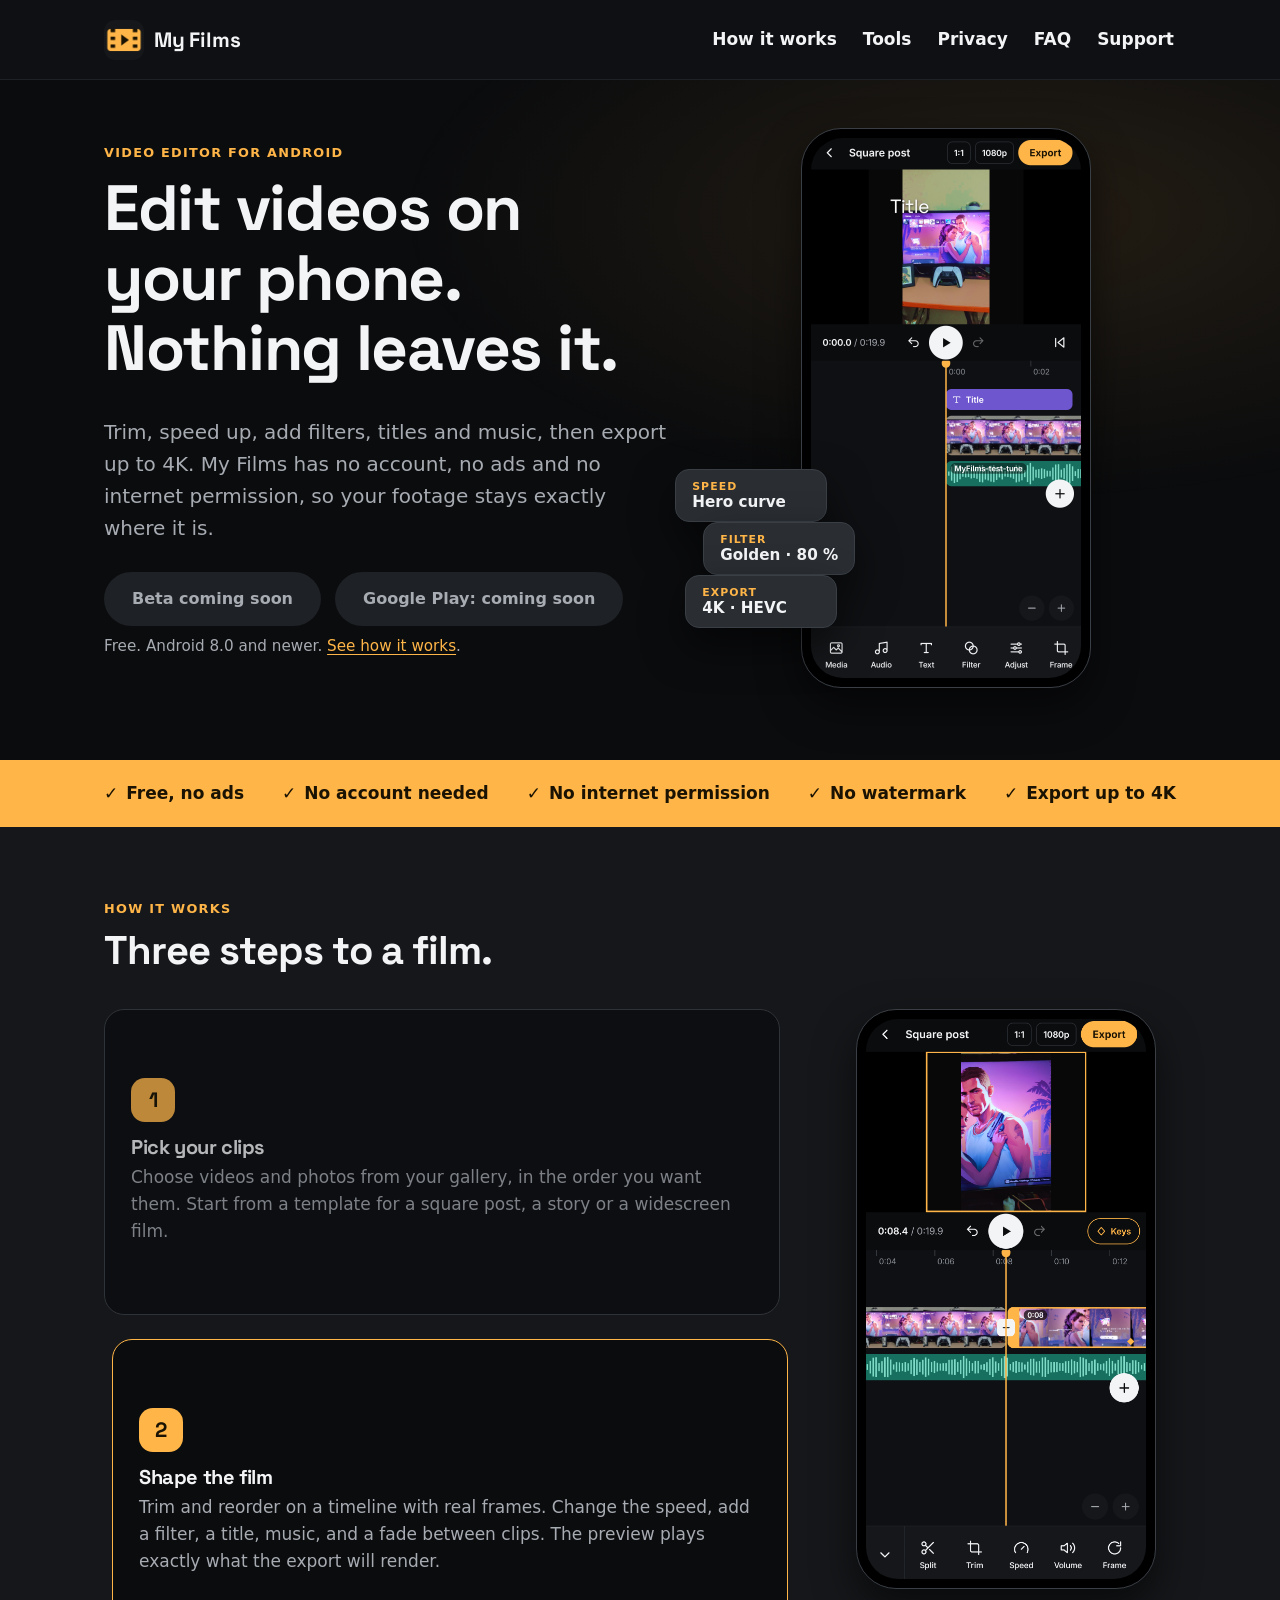
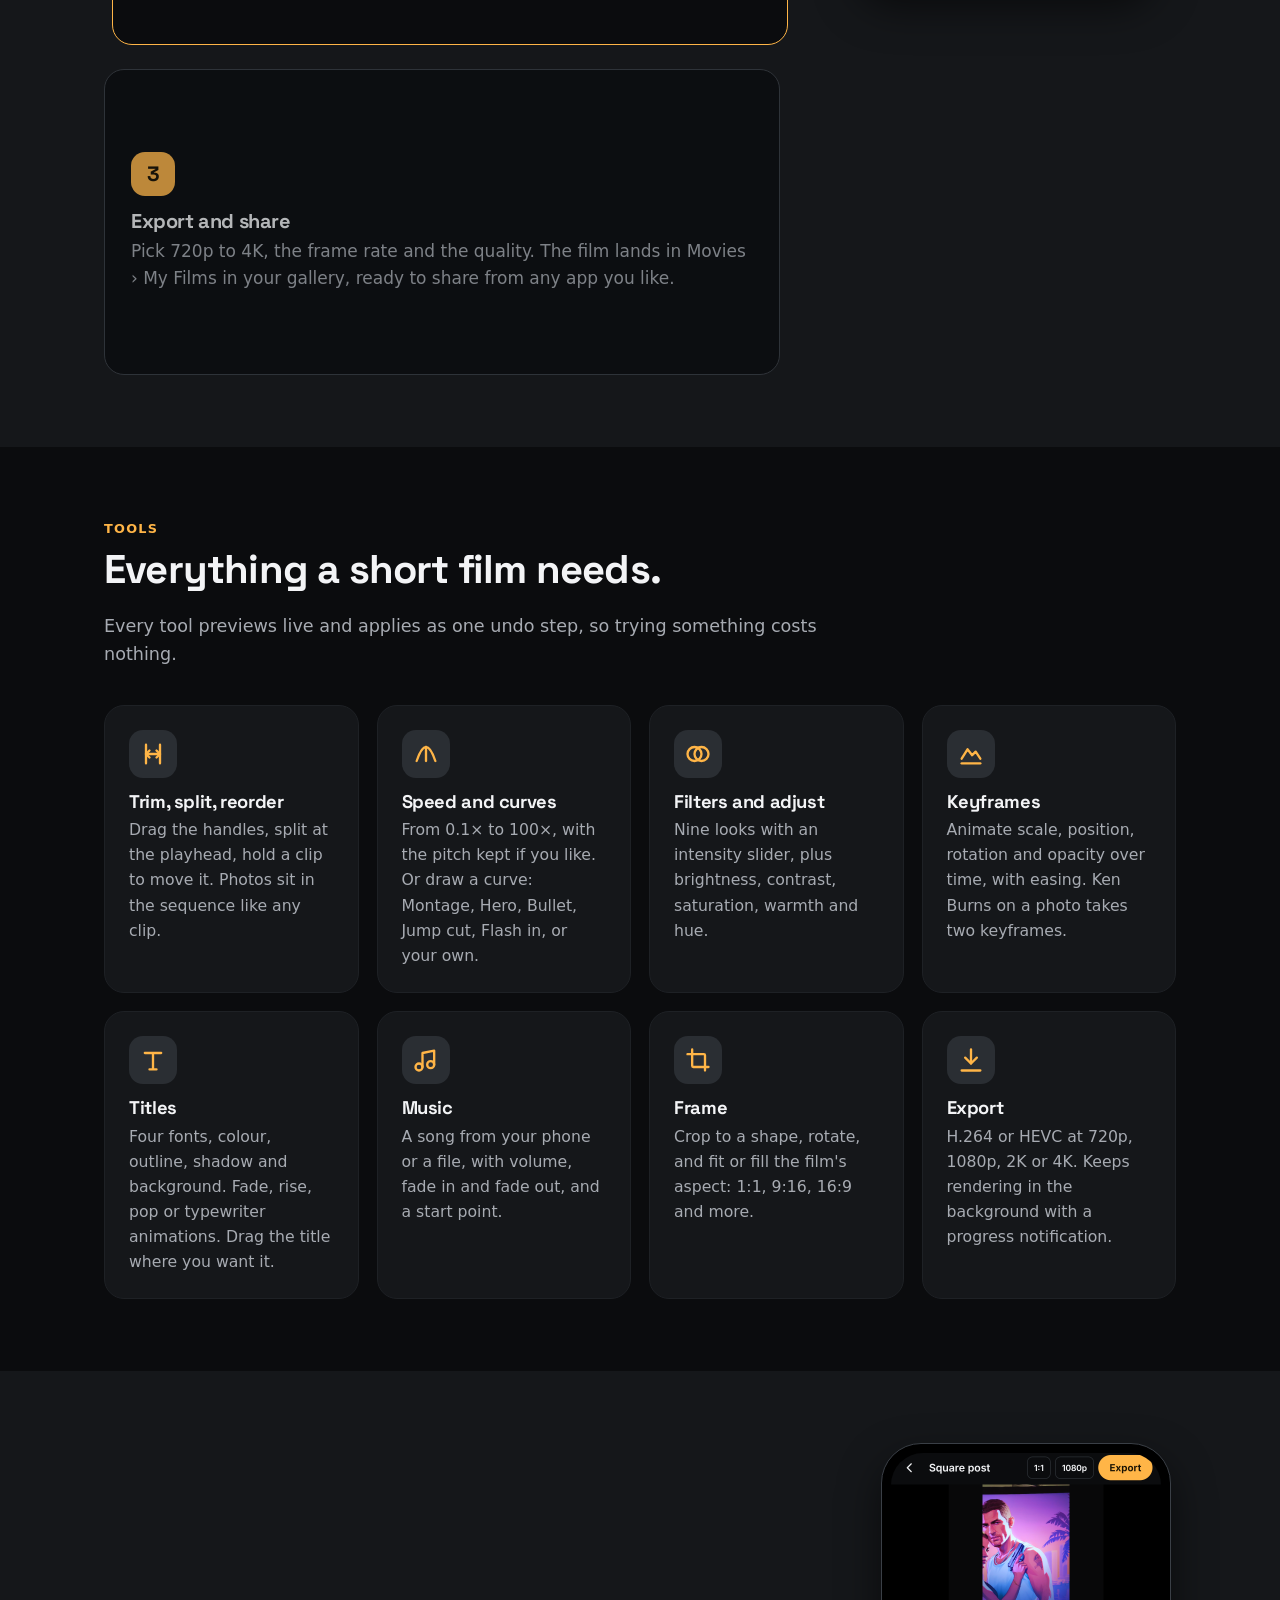
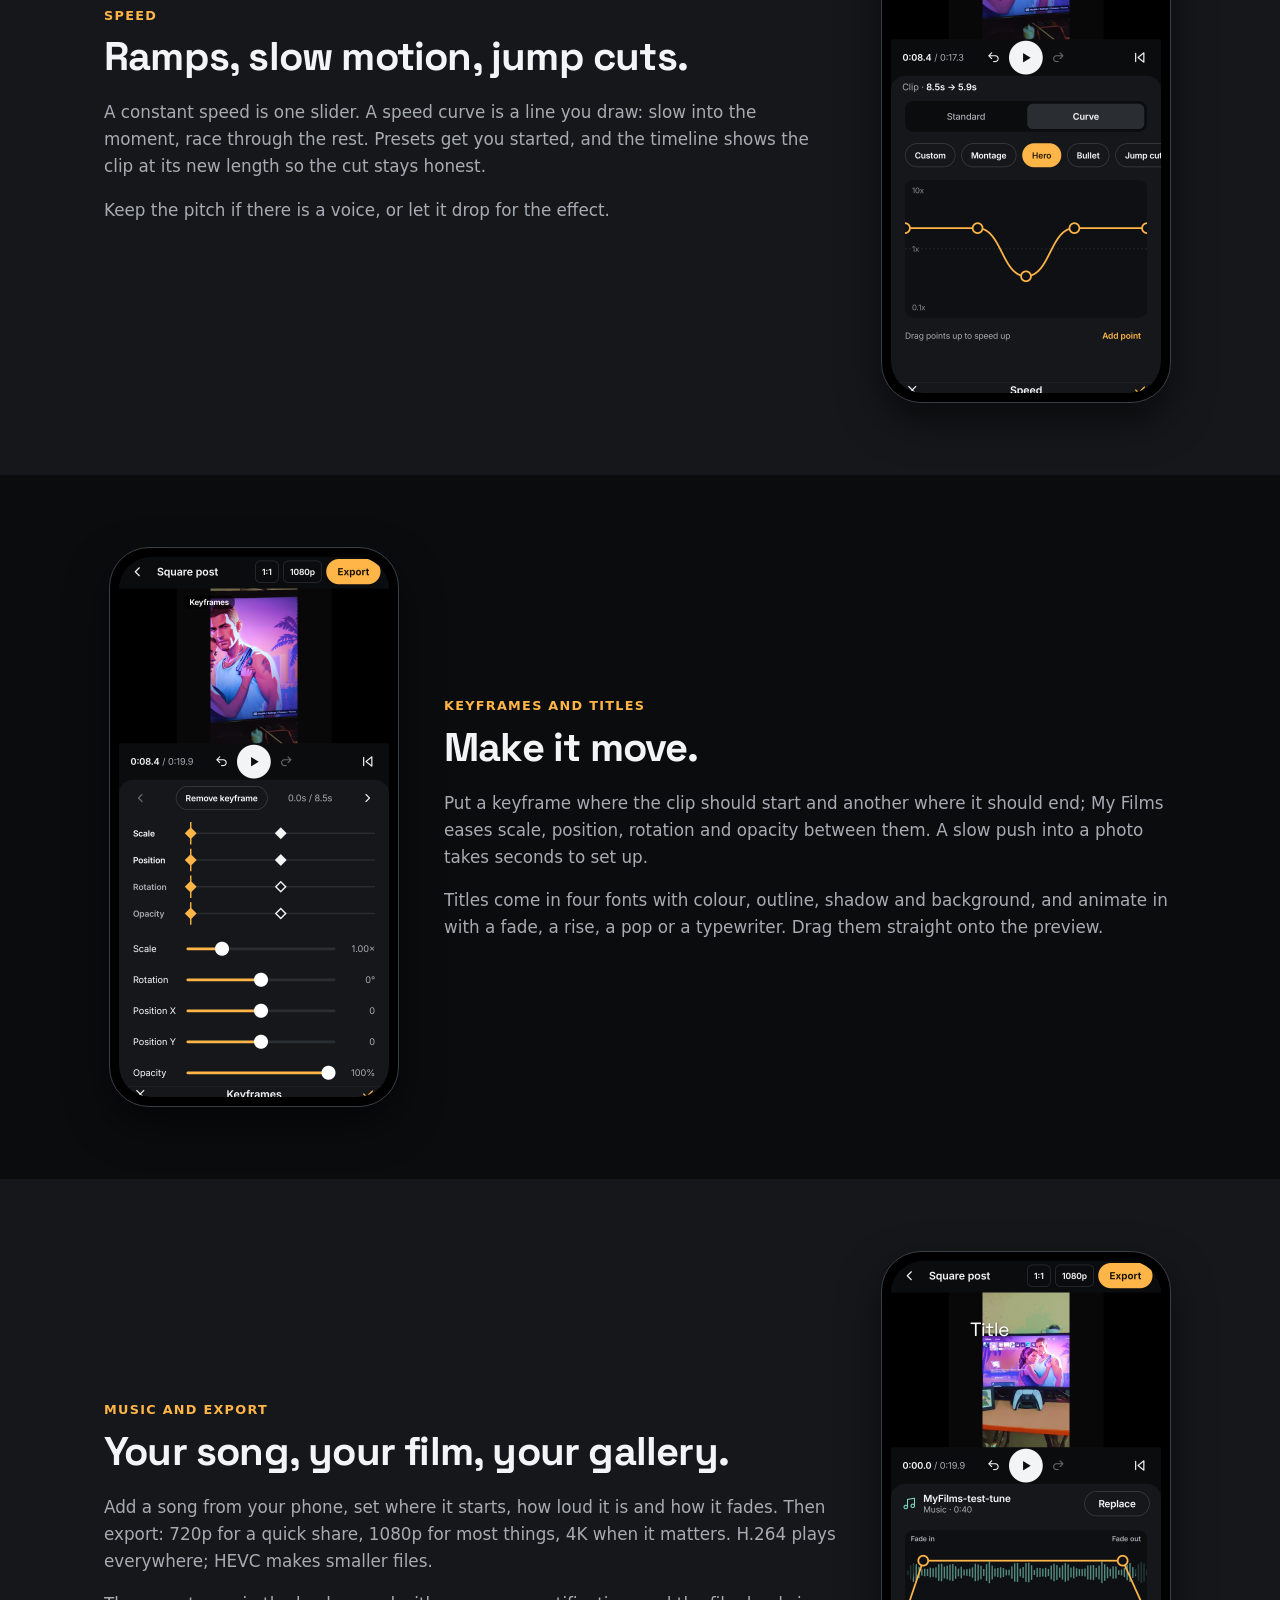
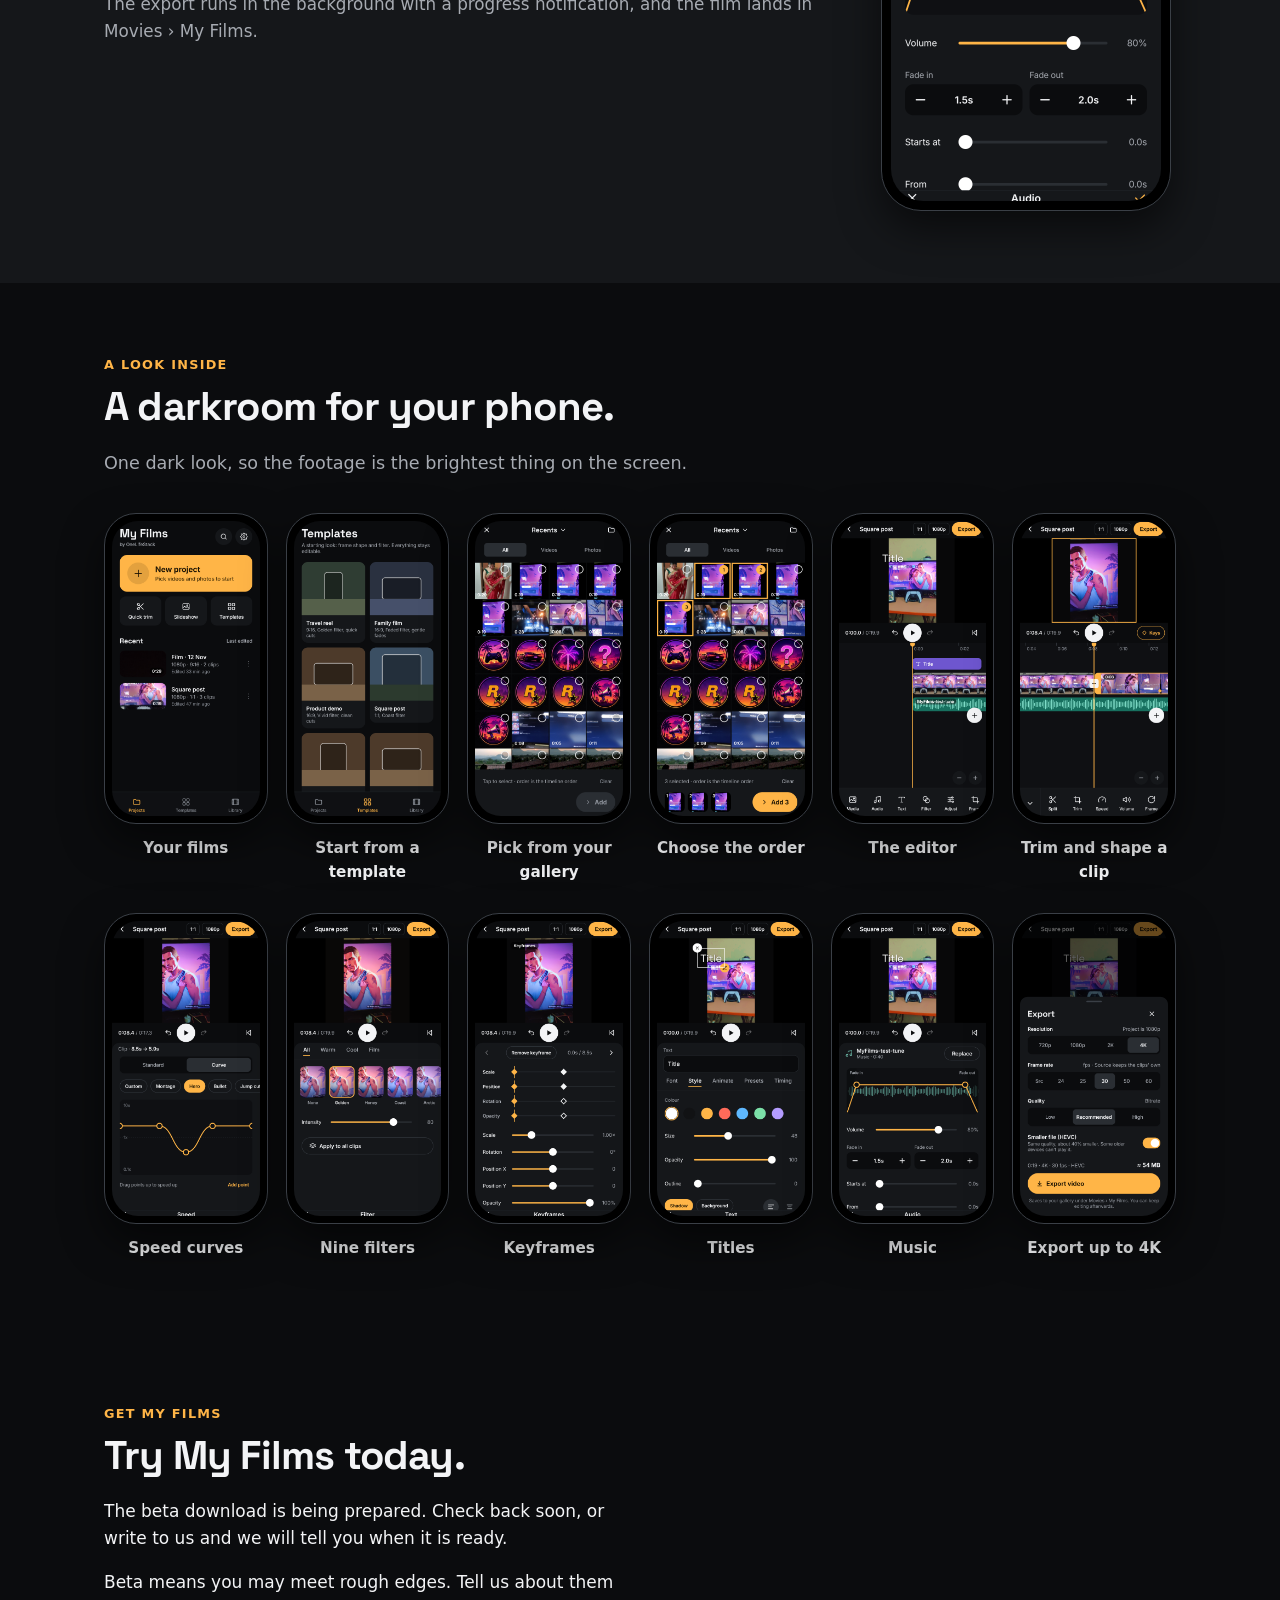
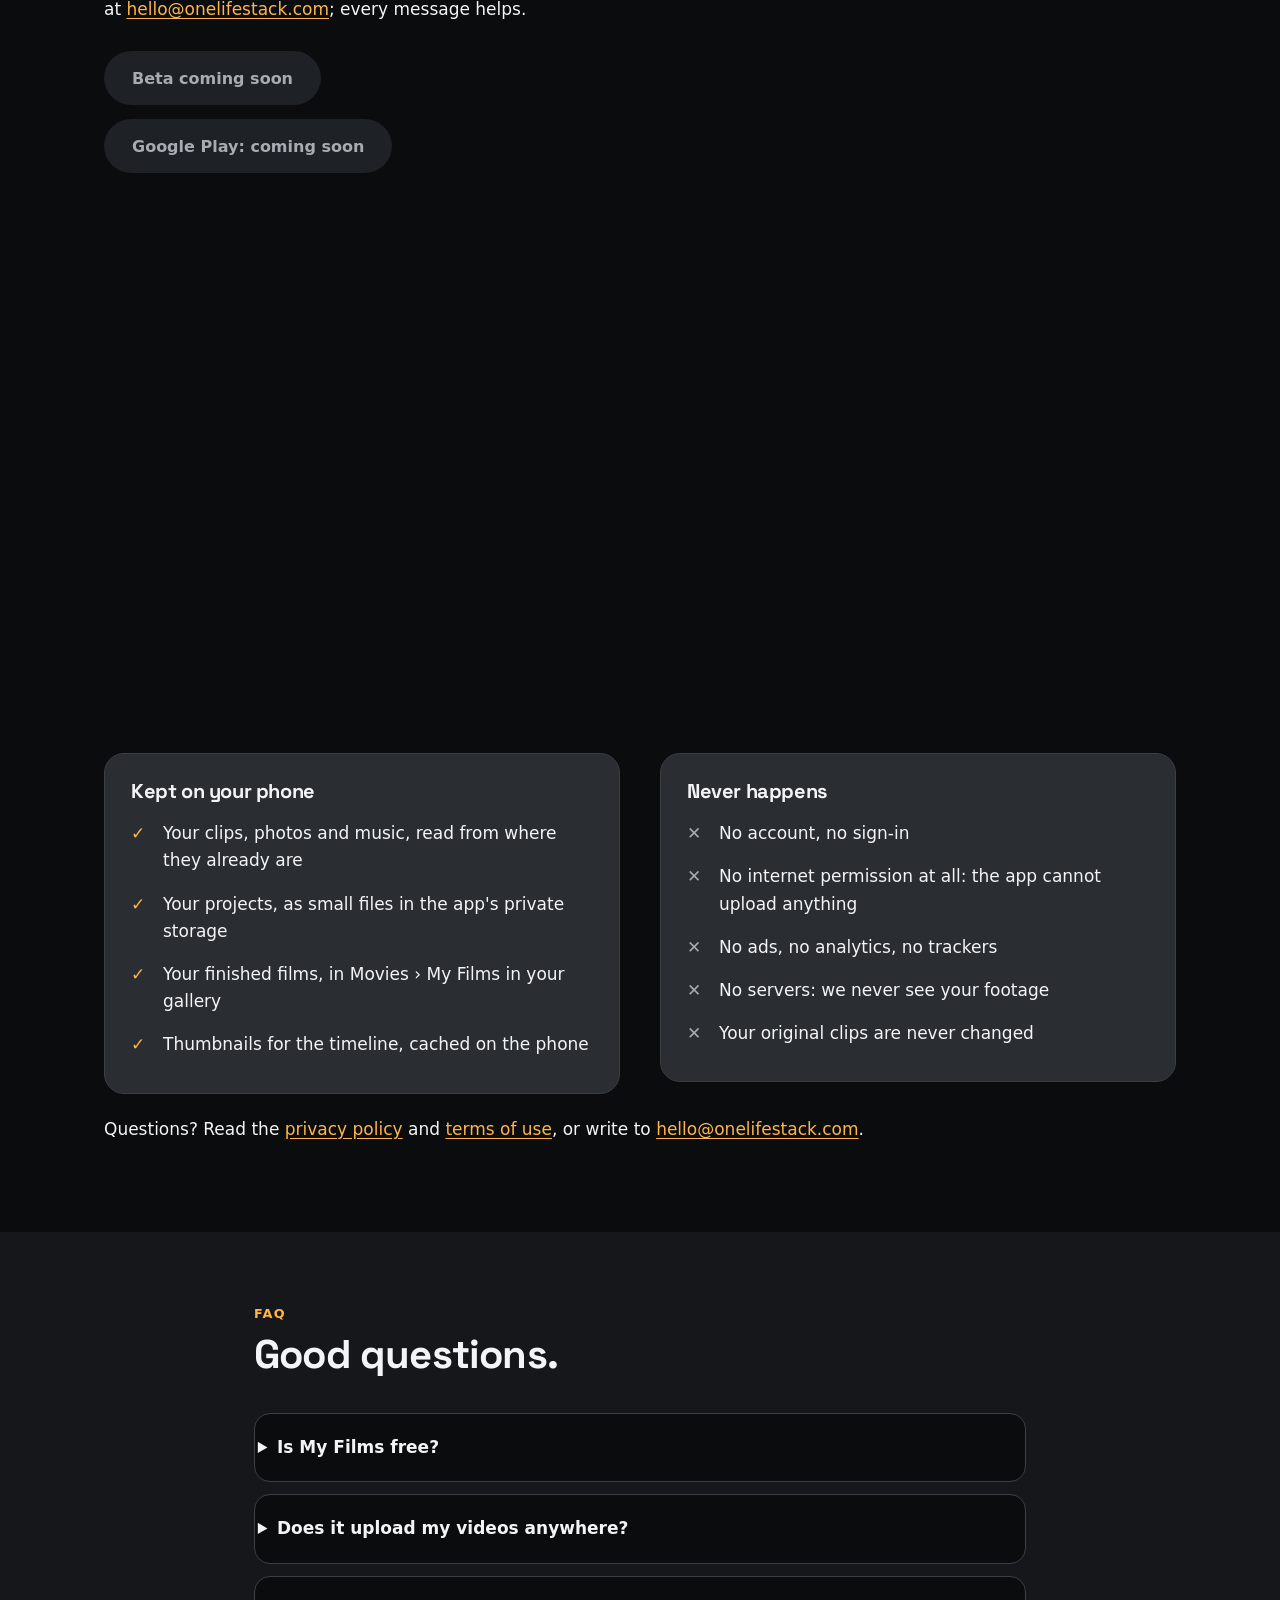
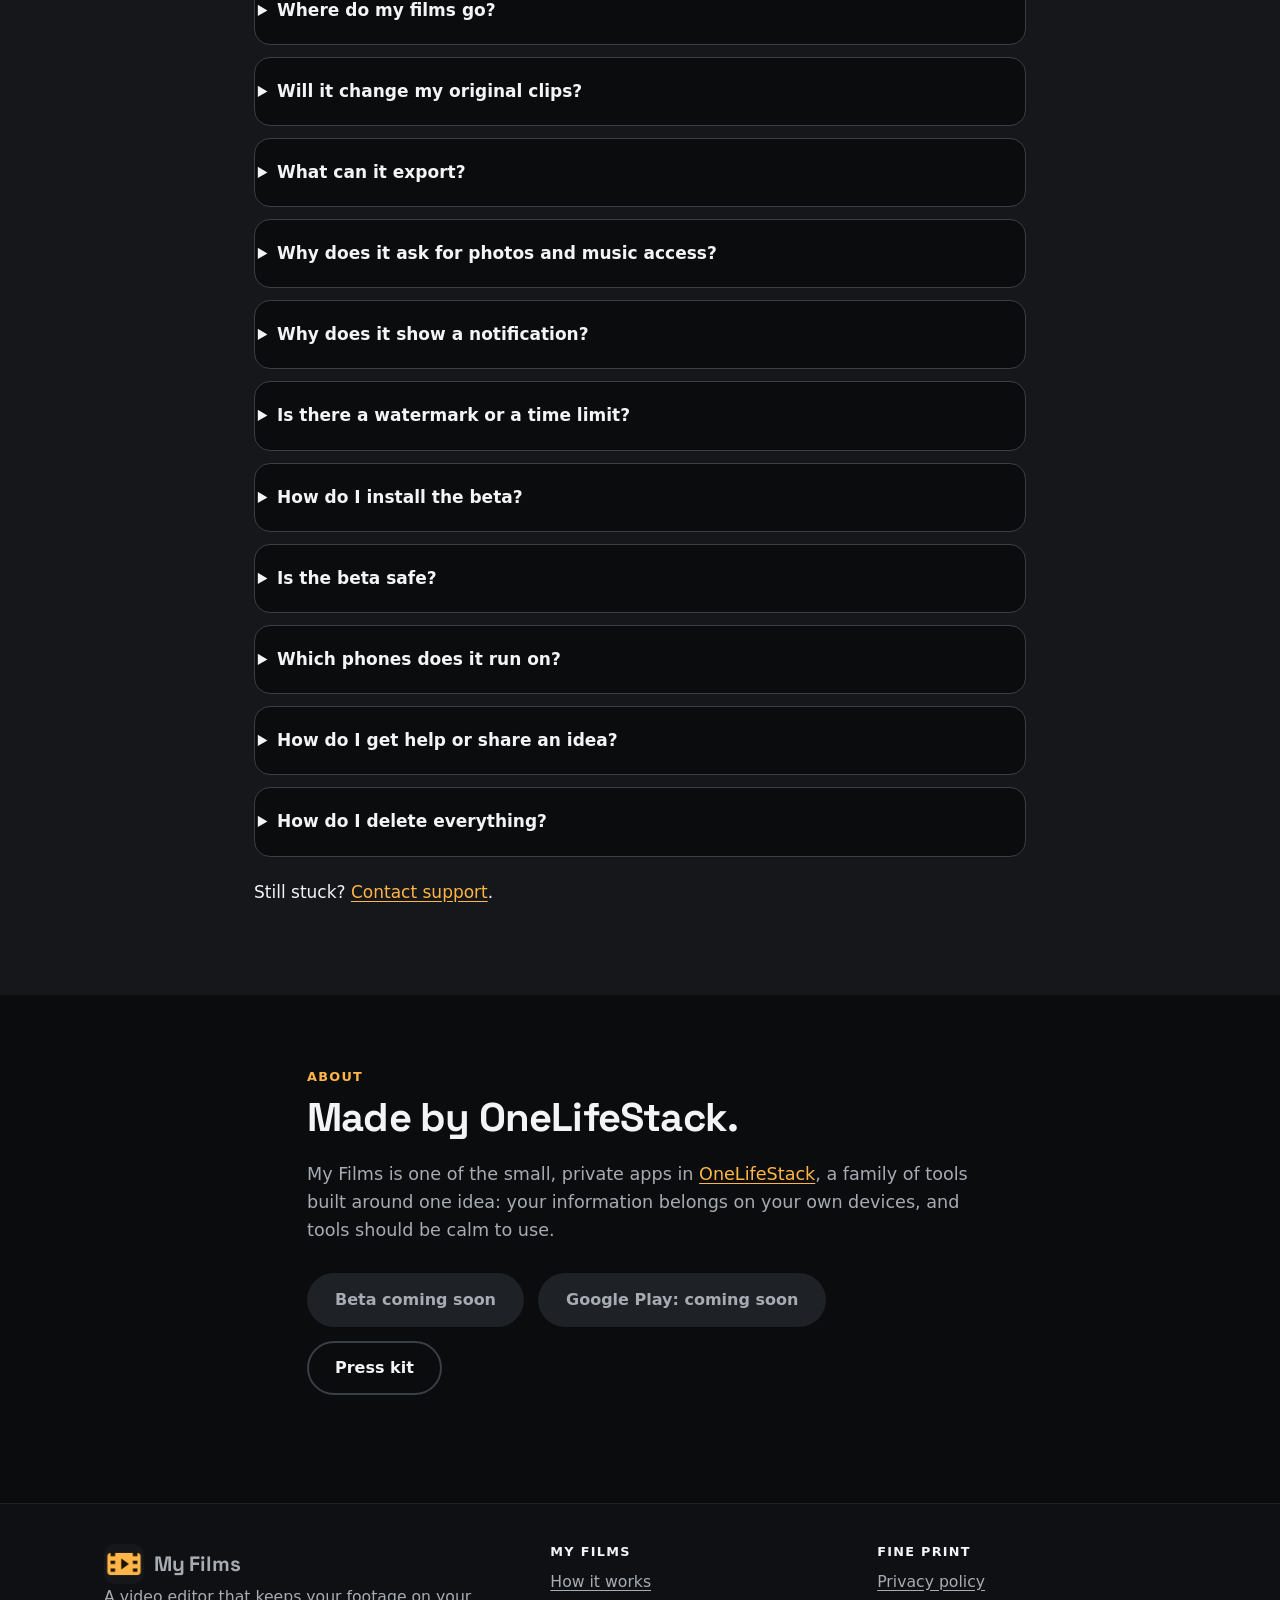
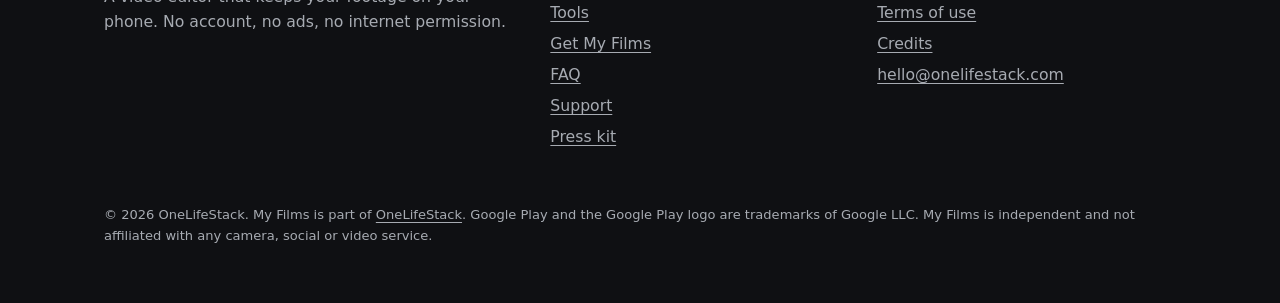
<file: index.html>
<!doctype html>
<html lang="en"><head><meta charset="utf-8">
<meta name="viewport" content="width=device-width, initial-scale=1">
<title>My Films: edit videos on your phone, nothing leaves it</title>
<meta name="description" content="Trim, speed curves, filters, keyframes, titles and music, exported up to 4K. Free, private, no account, no ads, no internet permission.">
<meta name="color-scheme" content="dark"><meta name="theme-color" content="#0B0C0E">
<meta http-equiv="Content-Security-Policy" content="default-src 'self'; script-src 'self'; img-src 'self' data:; style-src 'self' 'unsafe-inline'; font-src 'self'; base-uri 'self'; form-action 'none'">
<link rel="canonical" href="https://myfilms.onelifestack.com/">
<link rel="manifest" href="/site.webmanifest">
<link rel="icon" href="/assets/icon-32.png" sizes="32x32" type="image/png"><link rel="apple-touch-icon" href="/assets/icon-180.png">
<link rel="preload" href="/assets/fonts/space-grotesk.ttf" as="font" type="font/ttf" crossorigin>
<meta property="og:type" content="website"><meta property="og:site_name" content="My Films"><meta property="og:title" content="My Films: edit videos on your phone, nothing leaves it">
<meta property="og:description" content="Trim, speed curves, filters, keyframes, titles and music, exported up to 4K. Free, private, no account, no ads, no internet permission."><meta property="og:url" content="https://myfilms.onelifestack.com/"><meta property="og:image" content="https://myfilms.onelifestack.com/assets/og.png">
<meta name="twitter:card" content="summary_large_image">
<link rel="stylesheet" href="/assets/site.css">
<script src="/assets/site.js" defer></script>
</head><body>
<a class="skip" href="#main">Skip to content</a>
<header class="site"><div class="wrap"><a class="brand" href="/"><img src="/assets/icon-180.png" width="40" height="40" alt="">My Films</a>
<nav class="main" aria-label="Main"><a href="/#how">How it works</a><a href="/#tools">Tools</a><a href="/#privacy">Privacy</a><a href="/#faq">FAQ</a><a href="/support/">Support</a></nav></div></header>
<main id="main">

<section class="hero"><div class="wrap"><div>
<p class="eyebrow">Video editor for Android</p>
<h1>Edit videos on your phone. Nothing leaves it.</h1>
<p class="lead">Trim, speed up, add filters, titles and music, then export up to 4K. My Films has no account, no ads and no internet permission, so your footage stays exactly where it is.</p>
<div class="cta-row"><span class="btn" aria-disabled="true" role="text">Beta coming soon</span><span class="btn" aria-disabled="true" role="text">Google Play: coming soon</span></div>
<p class="note">Free. Android 8.0 and newer. <a href="#how">See how it works</a>.</p></div>
<div class="hero-art"><div class="plx" data-plx="-0.05"><div class="phone float"><img src="/assets/shots/05-editor.png" width="1080" height="2160" alt="The editor with the preview, the timeline and the tool bar"></div></div>
<div class="plx chipwrap" data-plx="0.06" aria-hidden="true"><div class="chipstack">
<div class="hc a"><span class="k">Speed</span>Hero curve</div>
<div class="hc b"><span class="k">Filter</span>Golden · 80 %</div>
<div class="hc c"><span class="k">Export</span>4K · HEVC</div></div></div></div></div></section>
<div class="promise"><div class="wrap"><ul><li>Free, no ads</li><li>No account needed</li><li>No internet permission</li><li>No watermark</li><li>Export up to 4K</li></ul></div></div>
<section id="how" class="tint"><div class="wrap"><div class="section-head"><p class="eyebrow">How it works</p><h2>Three steps to a film.</h2></div>
<div class="how"><ol class="steps"><li><h3>Pick your clips</h3><p>Choose videos and photos from your gallery, in the order you want them. Start from a template for a square post, a story or a widescreen film.</p></li><li><h3>Shape the film</h3><p>Trim and reorder on a timeline with real frames. Change the speed, add a filter, a title, music, and a fade between clips. The preview plays exactly what the export will render.</p></li><li><h3>Export and share</h3><p>Pick 720p to 4K, the frame rate and the quality. The film lands in Movies › My Films in your gallery, ready to share from any app you like.</p></li></ol><aside class="how-phone" aria-hidden="true"><div class="phone"><div class="shots"><img class="on" src="/assets/shots/04-picker-selected.png" width="1080" height="2160" alt="" loading="lazy"><img src="/assets/shots/06-clip-selected.png" width="1080" height="2160" alt="" loading="lazy"><img src="/assets/shots/13-done.png" width="1080" height="2160" alt="" loading="lazy"></div></div></aside></div></div></section>
<section id="tools"><div class="wrap"><div class="section-head"><p class="eyebrow">Tools</p><h2>Everything a short film needs.</h2><p>Every tool previews live and applies as one undo step, so trying something costs nothing.</p></div><div class="tools"><div class="tool"><span class="tool-ico" aria-hidden="true"><svg width="28" height="28" viewBox="0 0 24 24" fill="none" stroke="currentColor" stroke-width="2" stroke-linecap="round" stroke-linejoin="round"><path d="M6 4v16M18 4v16"/><path d="M6 12h12"/><path d="M9 9l-3 3 3 3M15 9l3 3-3 3"/></svg></span><h3>Trim, split, reorder</h3><p>Drag the handles, split at the playhead, hold a clip to move it. Photos sit in the sequence like any clip.</p></div><div class="tool"><span class="tool-ico" aria-hidden="true"><svg width="28" height="28" viewBox="0 0 24 24" fill="none" stroke="currentColor" stroke-width="2" stroke-linecap="round" stroke-linejoin="round"><path d="M4 18c3-9 6-12 8-12s5 3 8 12"/><path d="M12 6v12"/></svg></span><h3>Speed and curves</h3><p>From 0.1× to 100×, with the pitch kept if you like. Or draw a curve: Montage, Hero, Bullet, Jump cut, Flash in, or your own.</p></div><div class="tool"><span class="tool-ico" aria-hidden="true"><svg width="28" height="28" viewBox="0 0 24 24" fill="none" stroke="currentColor" stroke-width="2" stroke-linecap="round" stroke-linejoin="round"><circle cx="9" cy="12" r="6"/><circle cx="15" cy="12" r="6"/></svg></span><h3>Filters and adjust</h3><p>Nine looks with an intensity slider, plus brightness, contrast, saturation, warmth and hue.</p></div><div class="tool"><span class="tool-ico" aria-hidden="true"><svg width="28" height="28" viewBox="0 0 24 24" fill="none" stroke="currentColor" stroke-width="2" stroke-linecap="round" stroke-linejoin="round"><path d="M4 16l5-8 4 5 3-3 4 6"/><path d="M4 20h16"/></svg></span><h3>Keyframes</h3><p>Animate scale, position, rotation and opacity over time, with easing. Ken Burns on a photo takes two keyframes.</p></div><div class="tool"><span class="tool-ico" aria-hidden="true"><svg width="28" height="28" viewBox="0 0 24 24" fill="none" stroke="currentColor" stroke-width="2" stroke-linecap="round" stroke-linejoin="round"><path d="M5 6h14M12 6v14M9 20h6"/></svg></span><h3>Titles</h3><p>Four fonts, colour, outline, shadow and background. Fade, rise, pop or typewriter animations. Drag the title where you want it.</p></div><div class="tool"><span class="tool-ico" aria-hidden="true"><svg width="28" height="28" viewBox="0 0 24 24" fill="none" stroke="currentColor" stroke-width="2" stroke-linecap="round" stroke-linejoin="round"><path d="M9 18V6l10-2v12"/><circle cx="6" cy="18" r="3"/><circle cx="16" cy="16" r="3"/></svg></span><h3>Music</h3><p>A song from your phone or a file, with volume, fade in and fade out, and a start point.</p></div><div class="tool"><span class="tool-ico" aria-hidden="true"><svg width="28" height="28" viewBox="0 0 24 24" fill="none" stroke="currentColor" stroke-width="2" stroke-linecap="round" stroke-linejoin="round"><path d="M7 3v14a1 1 0 0 0 1 1h13"/><path d="M3 7h14a1 1 0 0 1 1 1v13"/></svg></span><h3>Frame</h3><p>Crop to a shape, rotate, and fit or fill the film's aspect: 1:1, 9:16, 16:9 and more.</p></div><div class="tool"><span class="tool-ico" aria-hidden="true"><svg width="28" height="28" viewBox="0 0 24 24" fill="none" stroke="currentColor" stroke-width="2" stroke-linecap="round" stroke-linejoin="round"><path d="M12 3v12"/><path d="M7 10l5 5 5-5"/><path d="M4 21h16"/></svg></span><h3>Export</h3><p>H.264 or HEVC at 720p, 1080p, 2K or 4K. Keeps rendering in the background with a progress notification.</p></div></div></div></section>
<section id="speed" class="tint"><div class="wrap split"><div><p class="eyebrow">Speed</p><h2>Ramps, slow motion, jump cuts.</h2>
<p>A constant speed is one slider. A speed curve is a line you draw: slow into the moment, race through the rest. Presets get you started, and the timeline shows the clip at its new length so the cut stays honest.</p>
<p>Keep the pitch if there is a voice, or let it drop for the effect.</p></div><div class="phone-col"><div class="phone"><img src="/assets/shots/07-speed-curve.png" width="1080" height="2160" alt="The speed tool with a drawn speed curve" loading="lazy"></div></div></div></section>
<section id="motion"><div class="wrap split flip"><div class="phone-col"><div class="phone"><img src="/assets/shots/09-keyframes.png" width="1080" height="2160" alt="The keyframes sheet animating scale and position" loading="lazy"></div></div><div><p class="eyebrow">Keyframes and titles</p><h2>Make it move.</h2>
<p>Put a keyframe where the clip should start and another where it should end; My Films eases scale, position, rotation and opacity between them. A slow push into a photo takes seconds to set up.</p>
<p>Titles come in four fonts with colour, outline, shadow and background, and animate in with a fade, a rise, a pop or a typewriter. Drag them straight onto the preview.</p></div></div></section>
<section id="music" class="tint"><div class="wrap split"><div><p class="eyebrow">Music and export</p><h2>Your song, your film, your gallery.</h2>
<p>Add a song from your phone, set where it starts, how loud it is and how it fades. Then export: 720p for a quick share, 1080p for most things, 4K when it matters. H.264 plays everywhere; HEVC makes smaller files.</p>
<p>The export runs in the background with a progress notification, and the film lands in Movies › My Films.</p></div><div class="phone-col"><div class="phone"><img src="/assets/shots/11-audio.png" width="1080" height="2160" alt="The music sheet with volume and fades" loading="lazy"></div></div></div></section>
<section id="screens"><div class="wrap"><div class="section-head"><p class="eyebrow">A look inside</p><h2>A darkroom for your phone.</h2><p>One dark look, so the footage is the brightest thing on the screen.</p></div><div class="gallery"><figure><div class="phone"><img src="/assets/shots/01-projects.png" width="1080" height="2160" alt="The projects screen with recent films and a New film button" loading="lazy"></div><figcaption>Your films</figcaption></figure><figure><div class="phone"><img src="/assets/shots/02-templates.png" width="1080" height="2160" alt="Templates: square post, story, widescreen and more" loading="lazy"></div><figcaption>Start from a template</figcaption></figure><figure><div class="phone"><img src="/assets/shots/03-picker.png" width="1080" height="2160" alt="The media picker showing the phone&#x27;s videos and photos" loading="lazy"></div><figcaption>Pick from your gallery</figcaption></figure><figure><div class="phone"><img src="/assets/shots/04-picker-selected.png" width="1080" height="2160" alt="Three clips chosen in the picker, numbered in order" loading="lazy"></div><figcaption>Choose the order</figcaption></figure><figure><div class="phone"><img src="/assets/shots/05-editor.png" width="1080" height="2160" alt="The editor with the preview, the timeline and the tool bar" loading="lazy"></div><figcaption>The editor</figcaption></figure><figure><div class="phone"><img src="/assets/shots/06-clip-selected.png" width="1080" height="2160" alt="A selected clip with trim handles and the clip tools" loading="lazy"></div><figcaption>Trim and shape a clip</figcaption></figure><figure><div class="phone"><img src="/assets/shots/07-speed-curve.png" width="1080" height="2160" alt="The speed tool with a drawn speed curve" loading="lazy"></div><figcaption>Speed curves</figcaption></figure><figure><div class="phone"><img src="/assets/shots/08-filter.png" width="1080" height="2160" alt="The filter sheet with nine looks and an intensity slider" loading="lazy"></div><figcaption>Nine filters</figcaption></figure><figure><div class="phone"><img src="/assets/shots/09-keyframes.png" width="1080" height="2160" alt="The keyframes sheet animating scale and position" loading="lazy"></div><figcaption>Keyframes</figcaption></figure><figure><div class="phone"><img src="/assets/shots/10-text.png" width="1080" height="2160" alt="A title being styled on the preview" loading="lazy"></div><figcaption>Titles</figcaption></figure><figure><div class="phone"><img src="/assets/shots/11-audio.png" width="1080" height="2160" alt="The music sheet with volume and fades" loading="lazy"></div><figcaption>Music</figcaption></figure><figure><div class="phone"><img src="/assets/shots/12-export.png" width="1080" height="2160" alt="The export sheet with size, frame rate and quality" loading="lazy"></div><figcaption>Export up to 4K</figcaption></figure></div></div></section>
<section id="get"><div class="wrap two"><div><p class="eyebrow">Get My Films</p><h2>Try My Films today.</h2>
<p>The beta download is being prepared. Check back soon, or write to us and we will tell you when it is ready.</p><p>Beta means you may meet rough edges. Tell us about them at <a href="mailto:hello@onelifestack.com">hello@onelifestack.com</a>; every message helps.</p>
<div class="cta-row"><span class="btn" aria-disabled="true" role="text">Beta coming soon</span><span class="btn" aria-disabled="true" role="text">Google Play: coming soon</span></div></div>
<div class="panel"><h3>Install in four taps</h3><ol class="install"><li>Open this page on your Android phone and tap <strong>Download Beta</strong>.</li><li>When the file finishes, open it. If Android asks, allow installs from your browser or Files app.</li><li>Tap <strong>Install</strong>, then <strong>Open</strong>.</li><li>Pick a few clips and press play. Needs Android 8.0 or newer.</li></ol>
<h3>Same promises as ever</h3><p>No account, no ads, no tracking, and no internet permission. Your footage stays on your phone.</p>
<h3>When the Play version arrives</h3><p>The beta is signed with a beta key, so Google Play cannot update it. Your exported films are in your gallery and stay there; projects live inside the app, so finish or export them before you switch, then uninstall the beta and install from Play.</p></div></div></section>
<section id="privacy"><div class="wrap"><div class="section-head"><p class="eyebrow">Privacy</p><h2>Your footage stays yours.</h2><p>My Films has no servers and no account. Here is the whole story in short; the <a href="/privacy/">full privacy policy</a> is in plain words too.</p></div>
<div class="two"><div class="panel"><h3>Kept on your phone</h3><ul class="keep"><li>Your clips, photos and music, read from where they already are</li><li>Your projects, as small files in the app's private storage</li><li>Your finished films, in Movies › My Films in your gallery</li><li>Thumbnails for the timeline, cached on the phone</li></ul></div><div class="panel"><h3>Never happens</h3><ul class="never"><li>No account, no sign-in</li><li>No internet permission at all: the app cannot upload anything</li><li>No ads, no analytics, no trackers</li><li>No servers: we never see your footage</li><li>Your original clips are never changed</li></ul></div></div>
<p style="margin-top:22px">Questions? Read the <a href="/privacy/">privacy policy</a> and <a href="/terms/">terms of use</a>, or write to <a href="mailto:hello@onelifestack.com">hello@onelifestack.com</a>.</p></div></section>
<section id="faq" class="tint"><div class="wrap" style="max-width:820px"><div class="section-head"><p class="eyebrow">FAQ</p><h2>Good questions.</h2></div><details><summary>Is My Films free?</summary><p>Yes. There are no ads, no subscriptions and nothing to buy.</p></details><details><summary>Does it upload my videos anywhere?</summary><p>It cannot. My Films does not ask for the internet permission, so Android will not let it open a connection. Editing and rendering happen on the phone's own chips.</p></details><details><summary>Where do my films go?</summary><p>Exports are saved to Movies › My Films in your gallery. They are ordinary MP4 files you own, and they stay there even if you delete the app.</p></details><details><summary>Will it change my original clips?</summary><p>Never. Every export is a new rendering. Your originals are only read.</p></details><details><summary>What can it export?</summary><p>H.264 or HEVC video with AAC audio, at 720p, 1080p, 2K or 4K, at the source frame rate or 24, 25, 30, 50 or 60 fps. Older or smaller phones may not manage 4K; try 1080p if an export fails.</p></details><details><summary>Why does it ask for photos and music access?</summary><p>To show your gallery and your songs inside the app. Both are optional: the system picker and a file picker work without them, and on Android 14 and newer you can share only the items you choose.</p></details><details><summary>Why does it show a notification?</summary><p>An export keeps running when you leave the app, and Android requires a notification for that. It shows the progress and tells you when the film is ready.</p></details><details><summary>Is there a watermark or a time limit?</summary><p>No watermark, no limit on length. A long 4K export takes a while and the phone may run warm; that is the rendering, not a limit.</p></details><details><summary>How do I install the beta?</summary><p>Open <a href="/#get">the Get My Films section</a> on your phone, tap Download, and open the file when it finishes. Android may ask you to allow installs from your browser or Files app once; say yes, then tap Install. It needs Android 8.0 or newer.</p></details><details><summary>Is the beta safe?</summary><p>It is the same app we will put on Google Play, built by us and signed with a beta key, with the same promises: no account, no ads, no tracking, no internet permission. Check the file with the SHA-256 checksum shown next to the download, and only install it from this site.</p></details><details><summary>Which phones does it run on?</summary><p>Android 8.0 (Oreo) and newer. Hardware video decoding and encoding are used, so what your phone's camera can record, My Films can usually edit.</p></details><details><summary>How do I get help or share an idea?</summary><p>Open Settings › Help in the app, or write to <a href="mailto:hello@onelifestack.com">hello@onelifestack.com</a>.</p></details><details><summary>How do I delete everything?</summary><p>Settings › Erase everything removes every project and the thumbnail cache. Uninstalling removes the rest. Your exported films stay in your gallery; delete them there if you want them gone.</p></details><p style="margin-top:22px">Still stuck? <a href="/support/">Contact support</a>.</p></div></section>
<section id="about"><div class="wrap section-head"><p class="eyebrow">About</p><h2>Made by OneLifeStack.</h2><p>My Films is one of the small, private apps in <a href="https://onelifestack.com">OneLifeStack</a>, a family of tools built around one idea: your information belongs on your own devices, and tools should be calm to use.</p><div class="cta-row"><span class="btn" aria-disabled="true" role="text">Beta coming soon</span><span class="btn" aria-disabled="true" role="text">Google Play: coming soon</span><a class="btn ghost" href="/press/">Press kit</a></div></div></section>

</main>
<footer class="site"><div class="wrap">
<div><a class="brand" href="/"><img src="/assets/icon-180.png" width="40" height="40" alt="">My Films</a>
<p>A video editor that keeps your footage on your phone. No account, no ads, no internet permission.</p></div>
<div><h2>My Films</h2><ul><li><a href="/#how">How it works</a></li><li><a href="/#tools">Tools</a></li><li><a href="/#get">Get My Films</a></li><li><a href="/#faq">FAQ</a></li><li><a href="/support/">Support</a></li><li><a href="/press/">Press kit</a></li></ul></div>
<div><h2>Fine print</h2><ul><li><a href="/privacy/">Privacy policy</a></li><li><a href="/terms/">Terms of use</a></li><li><a href="/credits/">Credits</a></li><li><a href="mailto:hello@onelifestack.com">hello@onelifestack.com</a></li></ul></div>
<small>© 2026 OneLifeStack. My Films is part of <a href="https://onelifestack.com">OneLifeStack</a>. Google Play and the Google Play logo are trademarks of Google LLC. My Films is independent and not affiliated with any camera, social or video service.</small>
</div></footer></body></html>
</file>
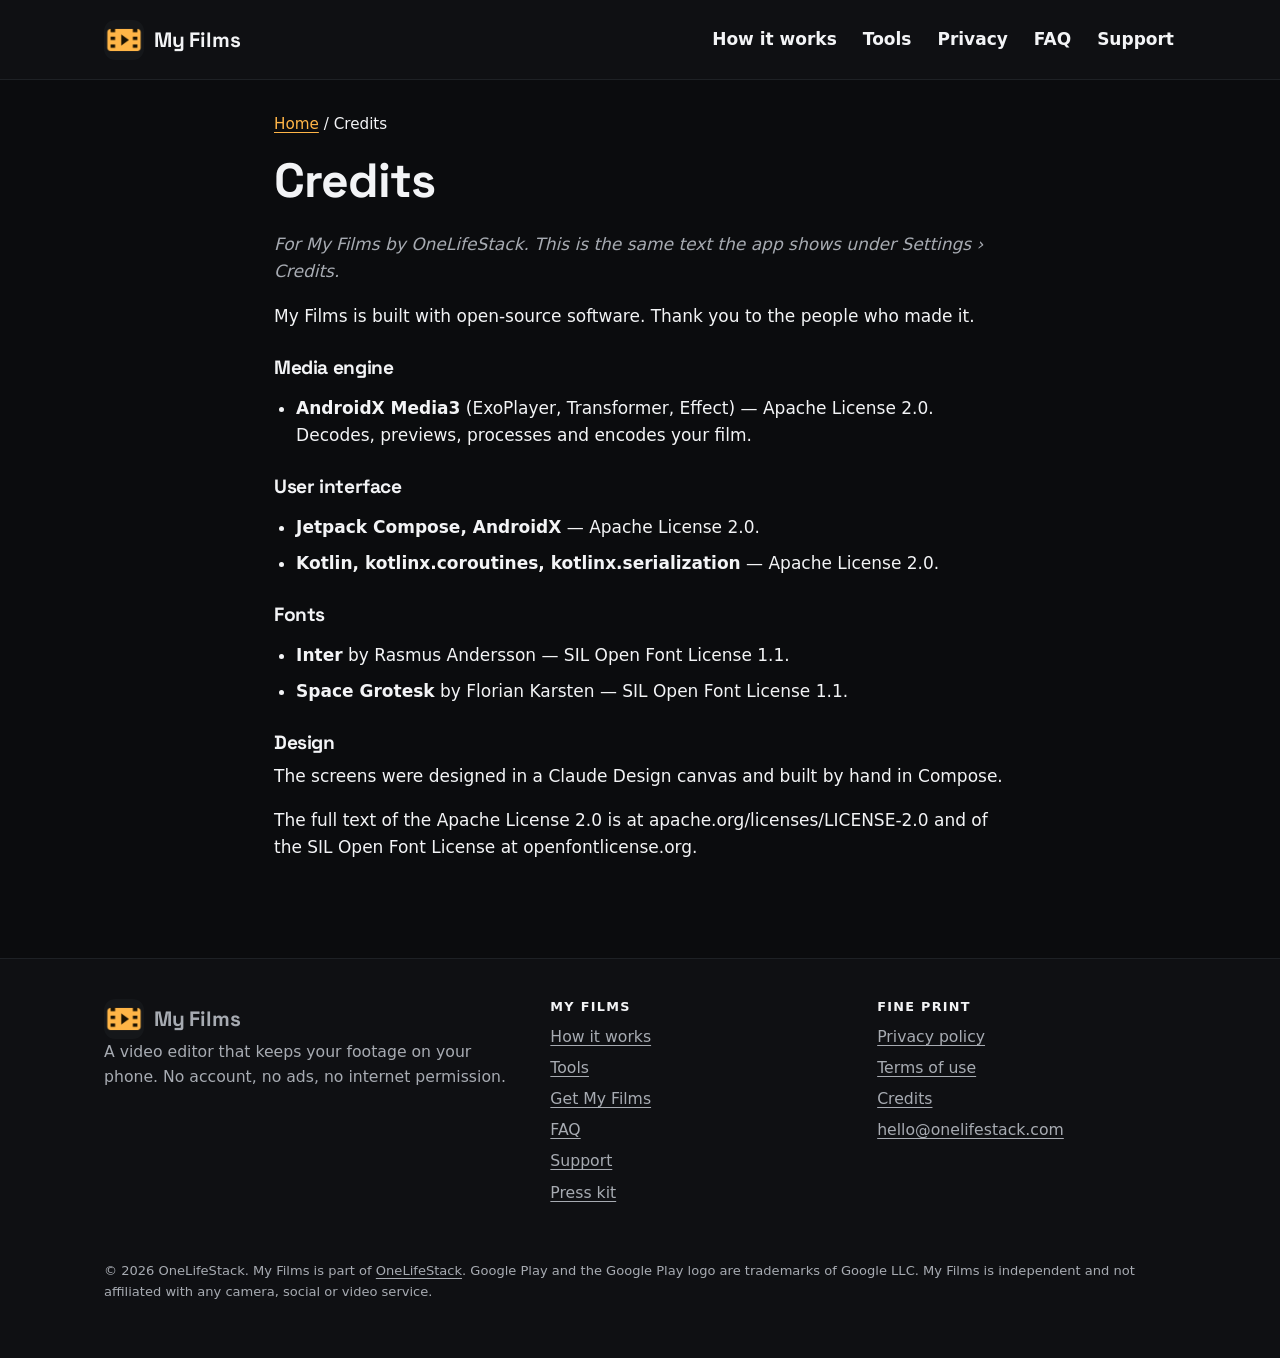
<file: credits/index.html>
<!doctype html>
<html lang="en"><head><meta charset="utf-8">
<meta name="viewport" content="width=device-width, initial-scale=1">
<title>Credits | My Films</title>
<meta name="description" content="Open source software and fonts used in My Films.">
<meta name="color-scheme" content="dark"><meta name="theme-color" content="#0B0C0E">
<meta http-equiv="Content-Security-Policy" content="default-src 'self'; script-src 'self'; img-src 'self' data:; style-src 'self' 'unsafe-inline'; font-src 'self'; base-uri 'self'; form-action 'none'">
<link rel="canonical" href="https://myfilms.onelifestack.com/credits/">
<link rel="manifest" href="/site.webmanifest">
<link rel="icon" href="/assets/icon-32.png" sizes="32x32" type="image/png"><link rel="apple-touch-icon" href="/assets/icon-180.png">
<link rel="preload" href="/assets/fonts/space-grotesk.ttf" as="font" type="font/ttf" crossorigin>
<meta property="og:type" content="website"><meta property="og:site_name" content="My Films"><meta property="og:title" content="Credits | My Films">
<meta property="og:description" content="Open source software and fonts used in My Films."><meta property="og:url" content="https://myfilms.onelifestack.com/credits/"><meta property="og:image" content="https://myfilms.onelifestack.com/assets/og.png">
<meta name="twitter:card" content="summary_large_image">
<link rel="stylesheet" href="/assets/site.css">
<script src="/assets/site.js" defer></script>
</head><body>
<a class="skip" href="#main">Skip to content</a>
<header class="site"><div class="wrap"><a class="brand" href="/"><img src="/assets/icon-180.png" width="40" height="40" alt="">My Films</a>
<nav class="main" aria-label="Main"><a href="/#how">How it works</a><a href="/#tools">Tools</a><a href="/#privacy">Privacy</a><a href="/#faq">FAQ</a><a href="/support/">Support</a></nav></div></header>
<main id="main">
<div class="article"><div class="wrap"><p class="crumbs"><a href="/">Home</a> / Credits</p><h1>Credits</h1><p class="updated">For My Films by OneLifeStack. This is the same text the app shows under Settings › Credits.</p><p>My Films is built with open-source software. Thank you to the people who made it.</p>
<h3>Media engine</h3>
<ul><li><strong>AndroidX Media3</strong> (ExoPlayer, Transformer, Effect) — Apache License 2.0. Decodes, previews, processes and encodes your film.</li></ul>
<h3>User interface</h3>
<ul><li><strong>Jetpack Compose, AndroidX</strong> — Apache License 2.0.</li><li><strong>Kotlin, kotlinx.coroutines, kotlinx.serialization</strong> — Apache License 2.0.</li></ul>
<h3>Fonts</h3>
<ul><li><strong>Inter</strong> by Rasmus Andersson — SIL Open Font License 1.1.</li><li><strong>Space Grotesk</strong> by Florian Karsten — SIL Open Font License 1.1.</li></ul>
<h3>Design</h3>
<p>The screens were designed in a Claude Design canvas and built by hand in Compose.</p>
<p>The full text of the Apache License 2.0 is at apache.org/licenses/LICENSE-2.0 and of the SIL Open Font License at openfontlicense.org.</p></div></div>
</main>
<footer class="site"><div class="wrap">
<div><a class="brand" href="/"><img src="/assets/icon-180.png" width="40" height="40" alt="">My Films</a>
<p>A video editor that keeps your footage on your phone. No account, no ads, no internet permission.</p></div>
<div><h2>My Films</h2><ul><li><a href="/#how">How it works</a></li><li><a href="/#tools">Tools</a></li><li><a href="/#get">Get My Films</a></li><li><a href="/#faq">FAQ</a></li><li><a href="/support/">Support</a></li><li><a href="/press/">Press kit</a></li></ul></div>
<div><h2>Fine print</h2><ul><li><a href="/privacy/">Privacy policy</a></li><li><a href="/terms/">Terms of use</a></li><li><a href="/credits/">Credits</a></li><li><a href="mailto:hello@onelifestack.com">hello@onelifestack.com</a></li></ul></div>
<small>© 2026 OneLifeStack. My Films is part of <a href="https://onelifestack.com">OneLifeStack</a>. Google Play and the Google Play logo are trademarks of Google LLC. My Films is independent and not affiliated with any camera, social or video service.</small>
</div></footer></body></html>
</file>
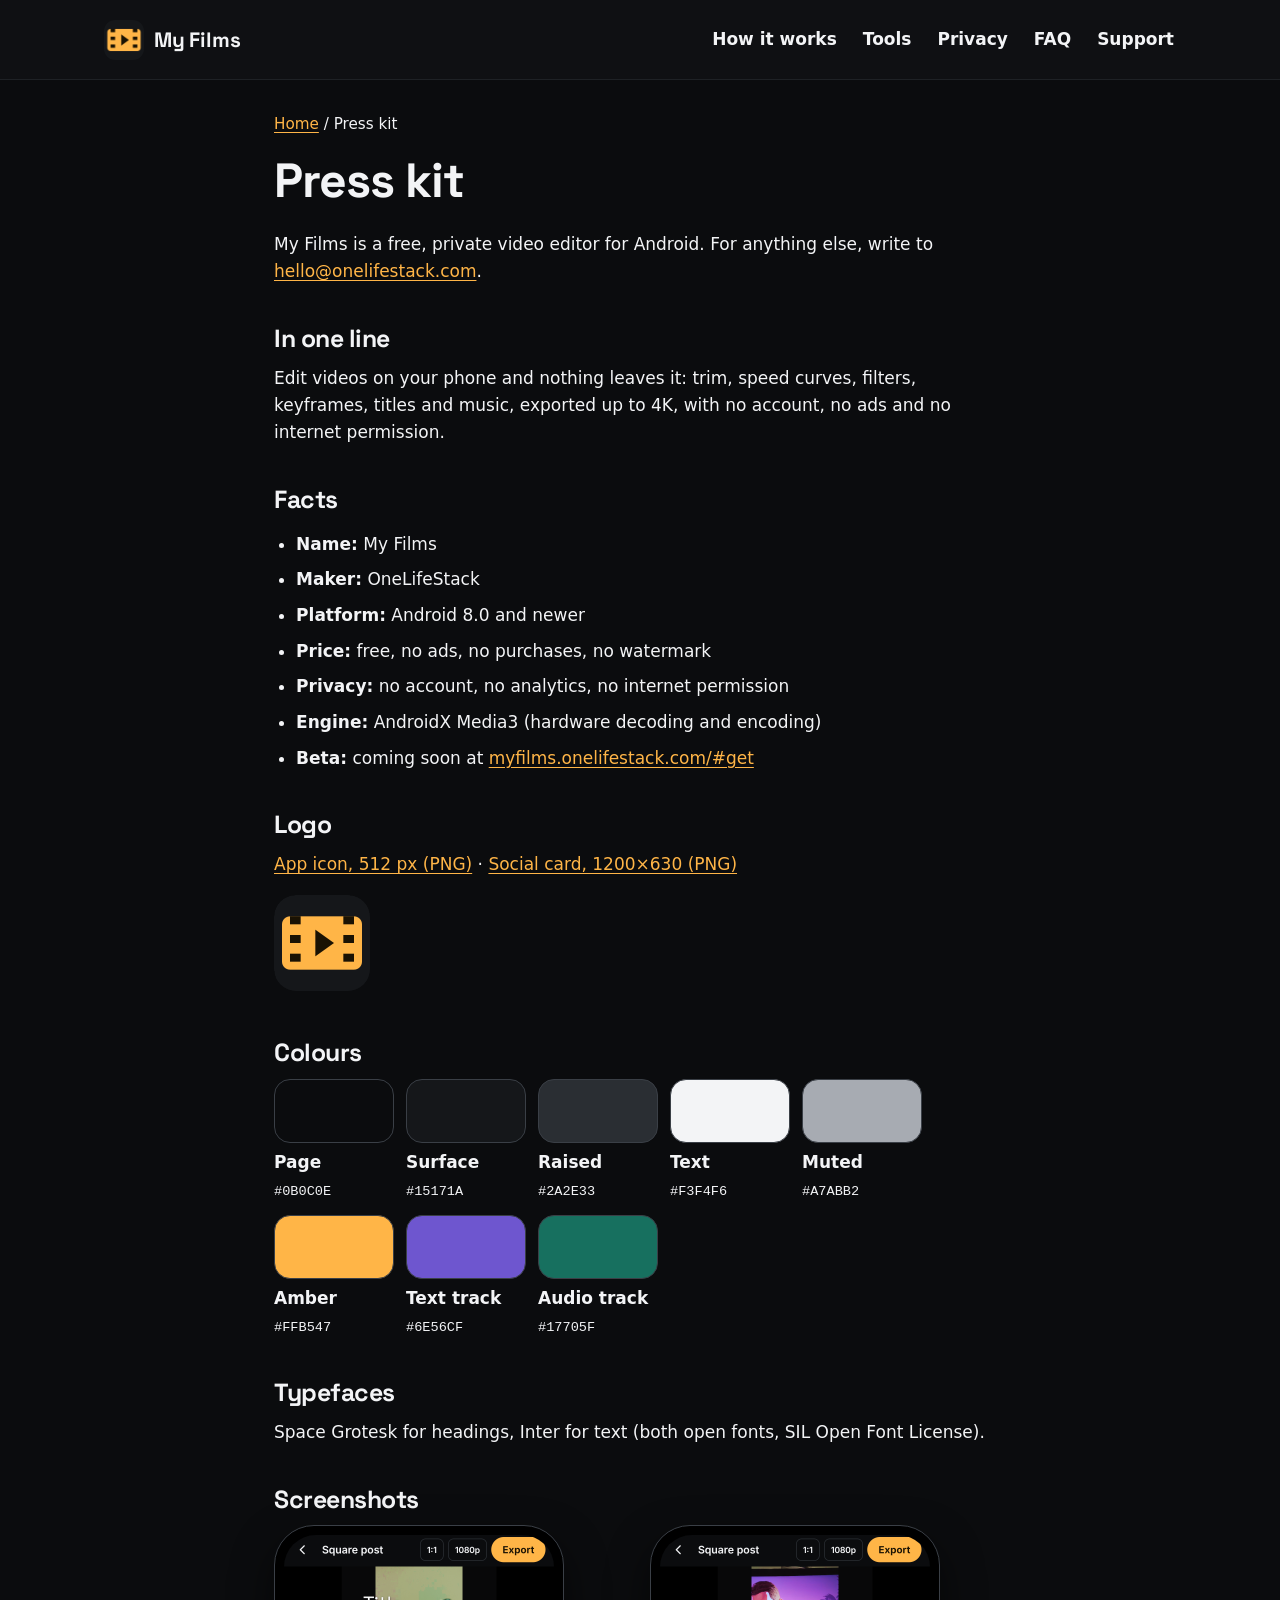
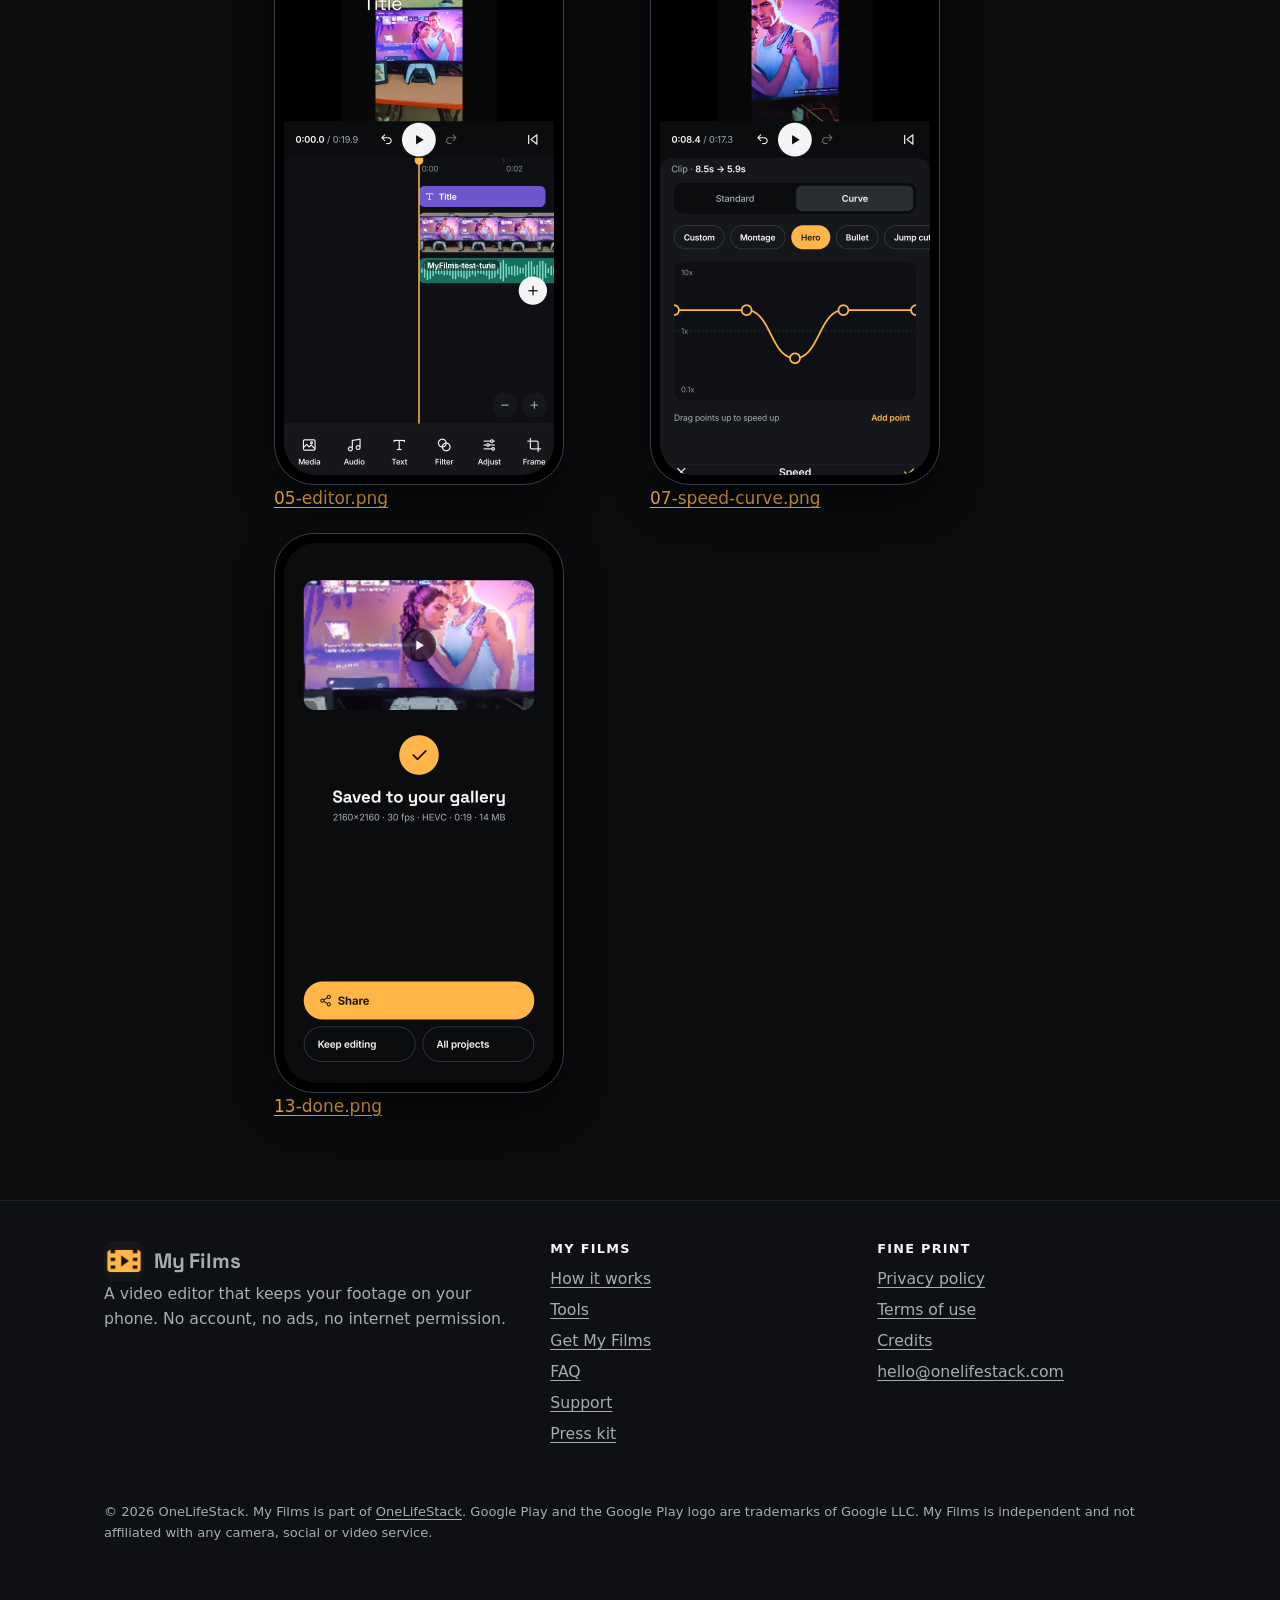
<file: press/index.html>
<!doctype html>
<html lang="en"><head><meta charset="utf-8">
<meta name="viewport" content="width=device-width, initial-scale=1">
<title>Press kit | My Films</title>
<meta name="description" content="Logo, colours and screenshots for My Films.">
<meta name="color-scheme" content="dark"><meta name="theme-color" content="#0B0C0E">
<meta http-equiv="Content-Security-Policy" content="default-src 'self'; script-src 'self'; img-src 'self' data:; style-src 'self' 'unsafe-inline'; font-src 'self'; base-uri 'self'; form-action 'none'">
<link rel="canonical" href="https://myfilms.onelifestack.com/press/">
<link rel="manifest" href="/site.webmanifest">
<link rel="icon" href="/assets/icon-32.png" sizes="32x32" type="image/png"><link rel="apple-touch-icon" href="/assets/icon-180.png">
<link rel="preload" href="/assets/fonts/space-grotesk.ttf" as="font" type="font/ttf" crossorigin>
<meta property="og:type" content="website"><meta property="og:site_name" content="My Films"><meta property="og:title" content="Press kit | My Films">
<meta property="og:description" content="Logo, colours and screenshots for My Films."><meta property="og:url" content="https://myfilms.onelifestack.com/press/"><meta property="og:image" content="https://myfilms.onelifestack.com/assets/og.png">
<meta name="twitter:card" content="summary_large_image">
<link rel="stylesheet" href="/assets/site.css">
<script src="/assets/site.js" defer></script>
</head><body>
<a class="skip" href="#main">Skip to content</a>
<header class="site"><div class="wrap"><a class="brand" href="/"><img src="/assets/icon-180.png" width="40" height="40" alt="">My Films</a>
<nav class="main" aria-label="Main"><a href="/#how">How it works</a><a href="/#tools">Tools</a><a href="/#privacy">Privacy</a><a href="/#faq">FAQ</a><a href="/support/">Support</a></nav></div></header>
<main id="main">
<div class="article"><div class="wrap"><p class="crumbs"><a href="/">Home</a> / Press kit</p><h1>Press kit</h1><p>My Films is a free, private video editor for Android. For anything else, write to <a href="mailto:hello@onelifestack.com">hello@onelifestack.com</a>.</p>
<h2>In one line</h2><p>Edit videos on your phone and nothing leaves it: trim, speed curves, filters, keyframes, titles and music, exported up to 4K, with no account, no ads and no internet permission.</p>
<h2>Facts</h2><ul><li><strong>Name:</strong> My Films</li><li><strong>Maker:</strong> OneLifeStack</li><li><strong>Platform:</strong> Android 8.0 and newer</li><li><strong>Price:</strong> free, no ads, no purchases, no watermark</li><li><strong>Privacy:</strong> no account, no analytics, no internet permission</li><li><strong>Engine:</strong> AndroidX Media3 (hardware decoding and encoding)</li><li><strong>Beta:</strong> coming soon at <a href="/#get">myfilms.onelifestack.com/#get</a></li></ul>
<h2>Logo</h2><p><a href="/assets/icon-512.png" download>App icon, 512 px (PNG)</a> · <a href="/assets/og.png" download>Social card, 1200×630 (PNG)</a></p>
<p><img src="/assets/icon-192.png" width="96" height="96" alt="My Films app icon" style="border-radius:22px"></p>
<h2>Colours</h2><div class="swatches"><div class="swatch"><span style="background:#0B0C0E"></span><strong>Page</strong><br><code>#0B0C0E</code></div><div class="swatch"><span style="background:#15171A"></span><strong>Surface</strong><br><code>#15171A</code></div><div class="swatch"><span style="background:#2A2E33"></span><strong>Raised</strong><br><code>#2A2E33</code></div><div class="swatch"><span style="background:#F3F4F6"></span><strong>Text</strong><br><code>#F3F4F6</code></div><div class="swatch"><span style="background:#A7ABB2"></span><strong>Muted</strong><br><code>#A7ABB2</code></div><div class="swatch"><span style="background:#FFB547"></span><strong>Amber</strong><br><code>#FFB547</code></div><div class="swatch"><span style="background:#6E56CF"></span><strong>Text track</strong><br><code>#6E56CF</code></div><div class="swatch"><span style="background:#17705F"></span><strong>Audio track</strong><br><code>#17705F</code></div></div><h2>Typefaces</h2><p>Space Grotesk for headings, Inter for text (both open fonts, SIL Open Font License).</p>
<h2>Screenshots</h2><div class="press-grid"><figure style="margin:0"><div class="phone"><img src="/assets/shots/05-editor.png" width="1080" height="2160" alt="The editor with the preview, the timeline and the tool bar" loading="lazy"></div><figcaption><a href="/assets/shots/05-editor.png" download>05-editor.png</a></figcaption></figure><figure style="margin:0"><div class="phone"><img src="/assets/shots/07-speed-curve.png" width="1080" height="2160" alt="The speed tool with a drawn speed curve" loading="lazy"></div><figcaption><a href="/assets/shots/07-speed-curve.png" download>07-speed-curve.png</a></figcaption></figure><figure style="margin:0"><div class="phone"><img src="/assets/shots/13-done.png" width="1080" height="2160" alt="The film is ready screen with Share and Open" loading="lazy"></div><figcaption><a href="/assets/shots/13-done.png" download>13-done.png</a></figcaption></figure></div></div></div>
</main>
<footer class="site"><div class="wrap">
<div><a class="brand" href="/"><img src="/assets/icon-180.png" width="40" height="40" alt="">My Films</a>
<p>A video editor that keeps your footage on your phone. No account, no ads, no internet permission.</p></div>
<div><h2>My Films</h2><ul><li><a href="/#how">How it works</a></li><li><a href="/#tools">Tools</a></li><li><a href="/#get">Get My Films</a></li><li><a href="/#faq">FAQ</a></li><li><a href="/support/">Support</a></li><li><a href="/press/">Press kit</a></li></ul></div>
<div><h2>Fine print</h2><ul><li><a href="/privacy/">Privacy policy</a></li><li><a href="/terms/">Terms of use</a></li><li><a href="/credits/">Credits</a></li><li><a href="mailto:hello@onelifestack.com">hello@onelifestack.com</a></li></ul></div>
<small>© 2026 OneLifeStack. My Films is part of <a href="https://onelifestack.com">OneLifeStack</a>. Google Play and the Google Play logo are trademarks of Google LLC. My Films is independent and not affiliated with any camera, social or video service.</small>
</div></footer></body></html>
</file>
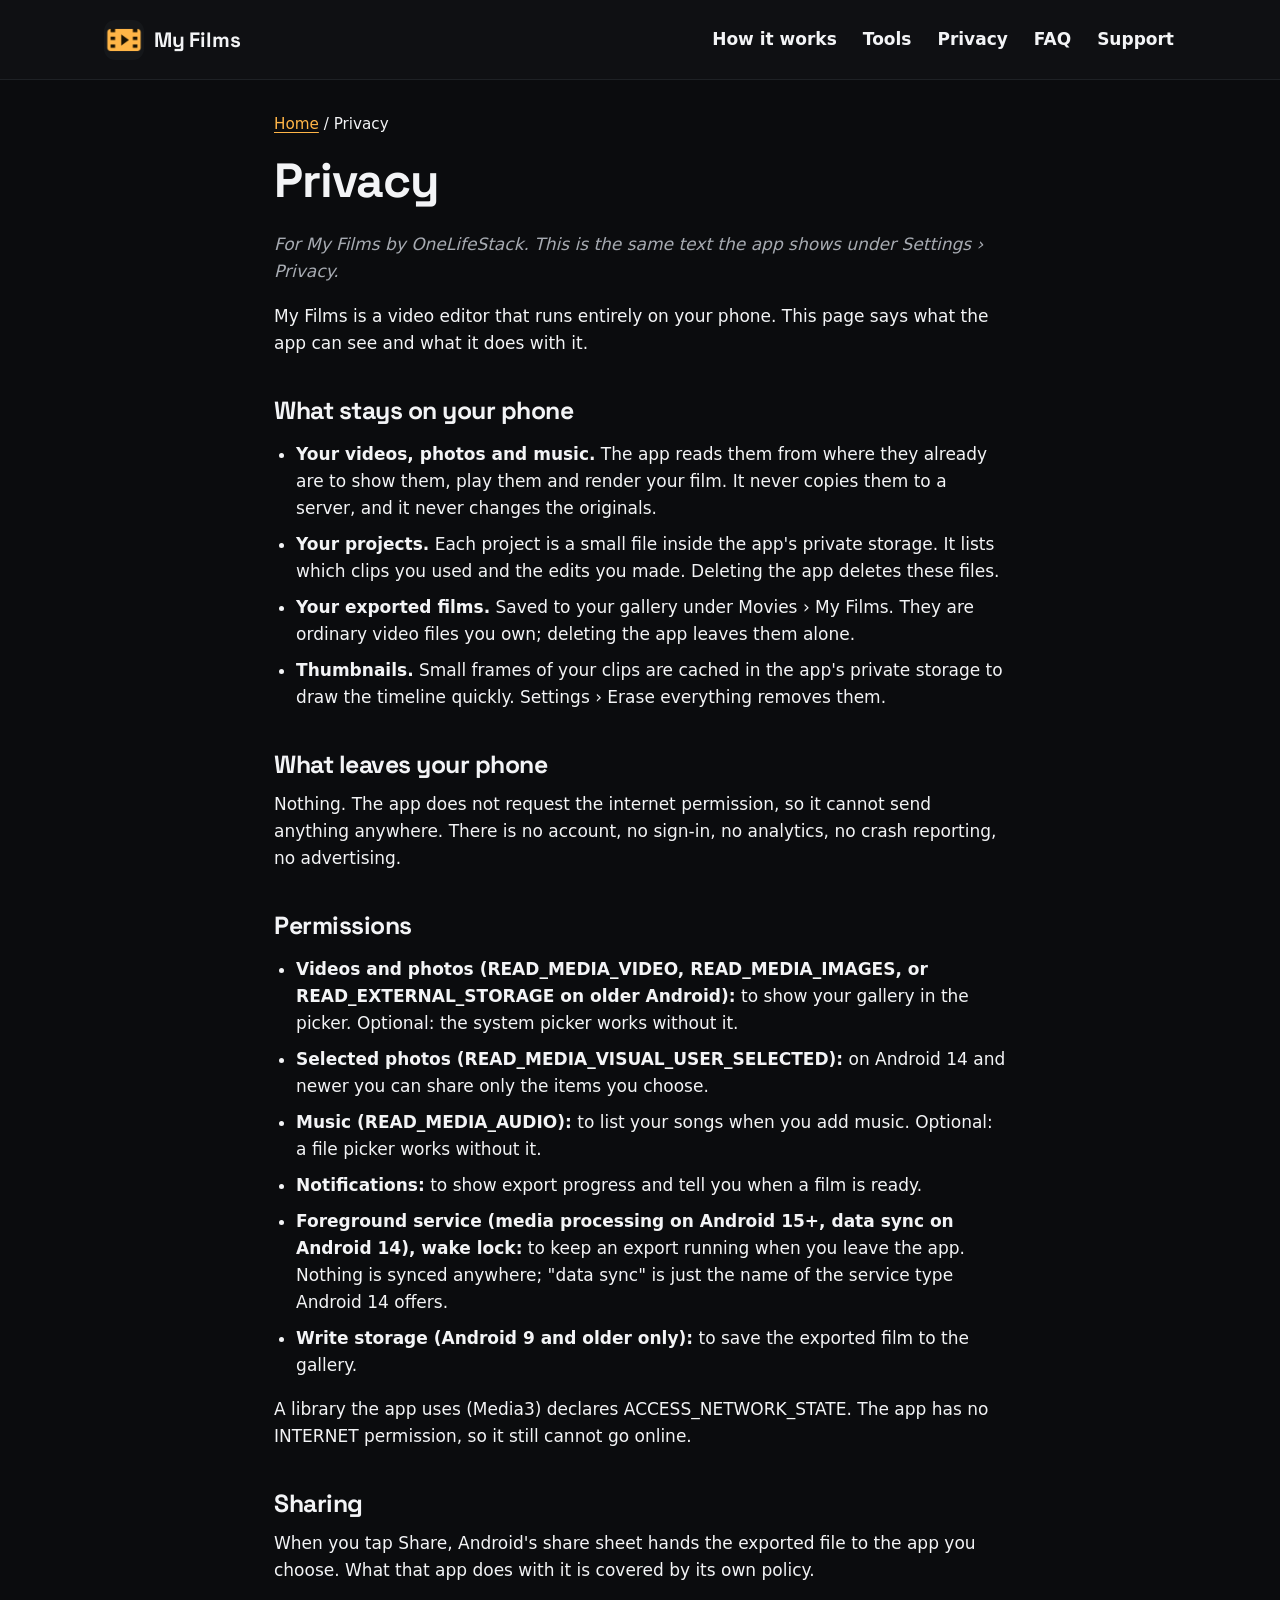
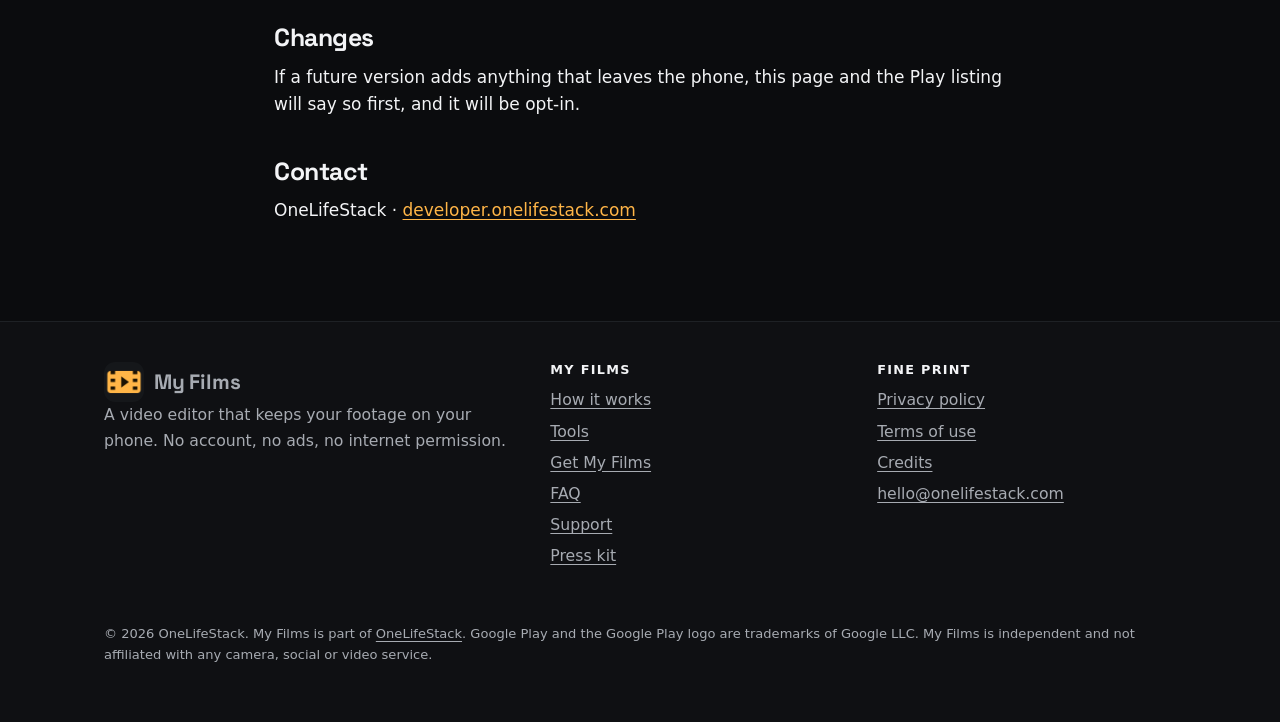
<file: privacy/index.html>
<!doctype html>
<html lang="en"><head><meta charset="utf-8">
<meta name="viewport" content="width=device-width, initial-scale=1">
<title>Privacy | My Films</title>
<meta name="description" content="My Films keeps everything on your phone. Read the privacy policy in plain words.">
<meta name="color-scheme" content="dark"><meta name="theme-color" content="#0B0C0E">
<meta http-equiv="Content-Security-Policy" content="default-src 'self'; script-src 'self'; img-src 'self' data:; style-src 'self' 'unsafe-inline'; font-src 'self'; base-uri 'self'; form-action 'none'">
<link rel="canonical" href="https://myfilms.onelifestack.com/privacy/">
<link rel="manifest" href="/site.webmanifest">
<link rel="icon" href="/assets/icon-32.png" sizes="32x32" type="image/png"><link rel="apple-touch-icon" href="/assets/icon-180.png">
<link rel="preload" href="/assets/fonts/space-grotesk.ttf" as="font" type="font/ttf" crossorigin>
<meta property="og:type" content="website"><meta property="og:site_name" content="My Films"><meta property="og:title" content="Privacy | My Films">
<meta property="og:description" content="My Films keeps everything on your phone. Read the privacy policy in plain words."><meta property="og:url" content="https://myfilms.onelifestack.com/privacy/"><meta property="og:image" content="https://myfilms.onelifestack.com/assets/og.png">
<meta name="twitter:card" content="summary_large_image">
<link rel="stylesheet" href="/assets/site.css">
<script src="/assets/site.js" defer></script>
</head><body>
<a class="skip" href="#main">Skip to content</a>
<header class="site"><div class="wrap"><a class="brand" href="/"><img src="/assets/icon-180.png" width="40" height="40" alt="">My Films</a>
<nav class="main" aria-label="Main"><a href="/#how">How it works</a><a href="/#tools">Tools</a><a href="/#privacy">Privacy</a><a href="/#faq">FAQ</a><a href="/support/">Support</a></nav></div></header>
<main id="main">
<div class="article"><div class="wrap"><p class="crumbs"><a href="/">Home</a> / Privacy</p><h1>Privacy</h1><p class="updated">For My Films by OneLifeStack. This is the same text the app shows under Settings › Privacy.</p><p>My Films is a video editor that runs entirely on your phone. This page says what the app can see and what it does with it.</p>
<h2>What stays on your phone</h2>
<ul><li><strong>Your videos, photos and music.</strong> The app reads them from where they already are to show them, play them and render your film. It never copies them to a server, and it never changes the originals.</li><li><strong>Your projects.</strong> Each project is a small file inside the app's private storage. It lists which clips you used and the edits you made. Deleting the app deletes these files.</li><li><strong>Your exported films.</strong> Saved to your gallery under Movies › My Films. They are ordinary video files you own; deleting the app leaves them alone.</li><li><strong>Thumbnails.</strong> Small frames of your clips are cached in the app's private storage to draw the timeline quickly. Settings › Erase everything removes them.</li></ul>
<h2>What leaves your phone</h2>
<p>Nothing. The app does not request the internet permission, so it cannot send anything anywhere. There is no account, no sign-in, no analytics, no crash reporting, no advertising.</p>
<h2>Permissions</h2>
<ul><li><strong>Videos and photos (READ_MEDIA_VIDEO, READ_MEDIA_IMAGES, or READ_EXTERNAL_STORAGE on older Android):</strong> to show your gallery in the picker. Optional: the system picker works without it.</li><li><strong>Selected photos (READ_MEDIA_VISUAL_USER_SELECTED):</strong> on Android 14 and newer you can share only the items you choose.</li><li><strong>Music (READ_MEDIA_AUDIO):</strong> to list your songs when you add music. Optional: a file picker works without it.</li><li><strong>Notifications:</strong> to show export progress and tell you when a film is ready.</li><li><strong>Foreground service (media processing on Android 15+, data sync on Android 14), wake lock:</strong> to keep an export running when you leave the app. Nothing is synced anywhere; "data sync" is just the name of the service type Android 14 offers.</li><li><strong>Write storage (Android 9 and older only):</strong> to save the exported film to the gallery.</li></ul>
<p>A library the app uses (Media3) declares ACCESS_NETWORK_STATE. The app has no INTERNET permission, so it still cannot go online.</p>
<h2>Sharing</h2>
<p>When you tap Share, Android's share sheet hands the exported file to the app you choose. What that app does with it is covered by its own policy.</p>
<h2>Changes</h2>
<p>If a future version adds anything that leaves the phone, this page and the Play listing will say so first, and it will be opt-in.</p>
<h2>Contact</h2>
<p>OneLifeStack · <a href="https://developer.onelifestack.com">developer.onelifestack.com</a></p></div></div>
</main>
<footer class="site"><div class="wrap">
<div><a class="brand" href="/"><img src="/assets/icon-180.png" width="40" height="40" alt="">My Films</a>
<p>A video editor that keeps your footage on your phone. No account, no ads, no internet permission.</p></div>
<div><h2>My Films</h2><ul><li><a href="/#how">How it works</a></li><li><a href="/#tools">Tools</a></li><li><a href="/#get">Get My Films</a></li><li><a href="/#faq">FAQ</a></li><li><a href="/support/">Support</a></li><li><a href="/press/">Press kit</a></li></ul></div>
<div><h2>Fine print</h2><ul><li><a href="/privacy/">Privacy policy</a></li><li><a href="/terms/">Terms of use</a></li><li><a href="/credits/">Credits</a></li><li><a href="mailto:hello@onelifestack.com">hello@onelifestack.com</a></li></ul></div>
<small>© 2026 OneLifeStack. My Films is part of <a href="https://onelifestack.com">OneLifeStack</a>. Google Play and the Google Play logo are trademarks of Google LLC. My Films is independent and not affiliated with any camera, social or video service.</small>
</div></footer></body></html>
</file>
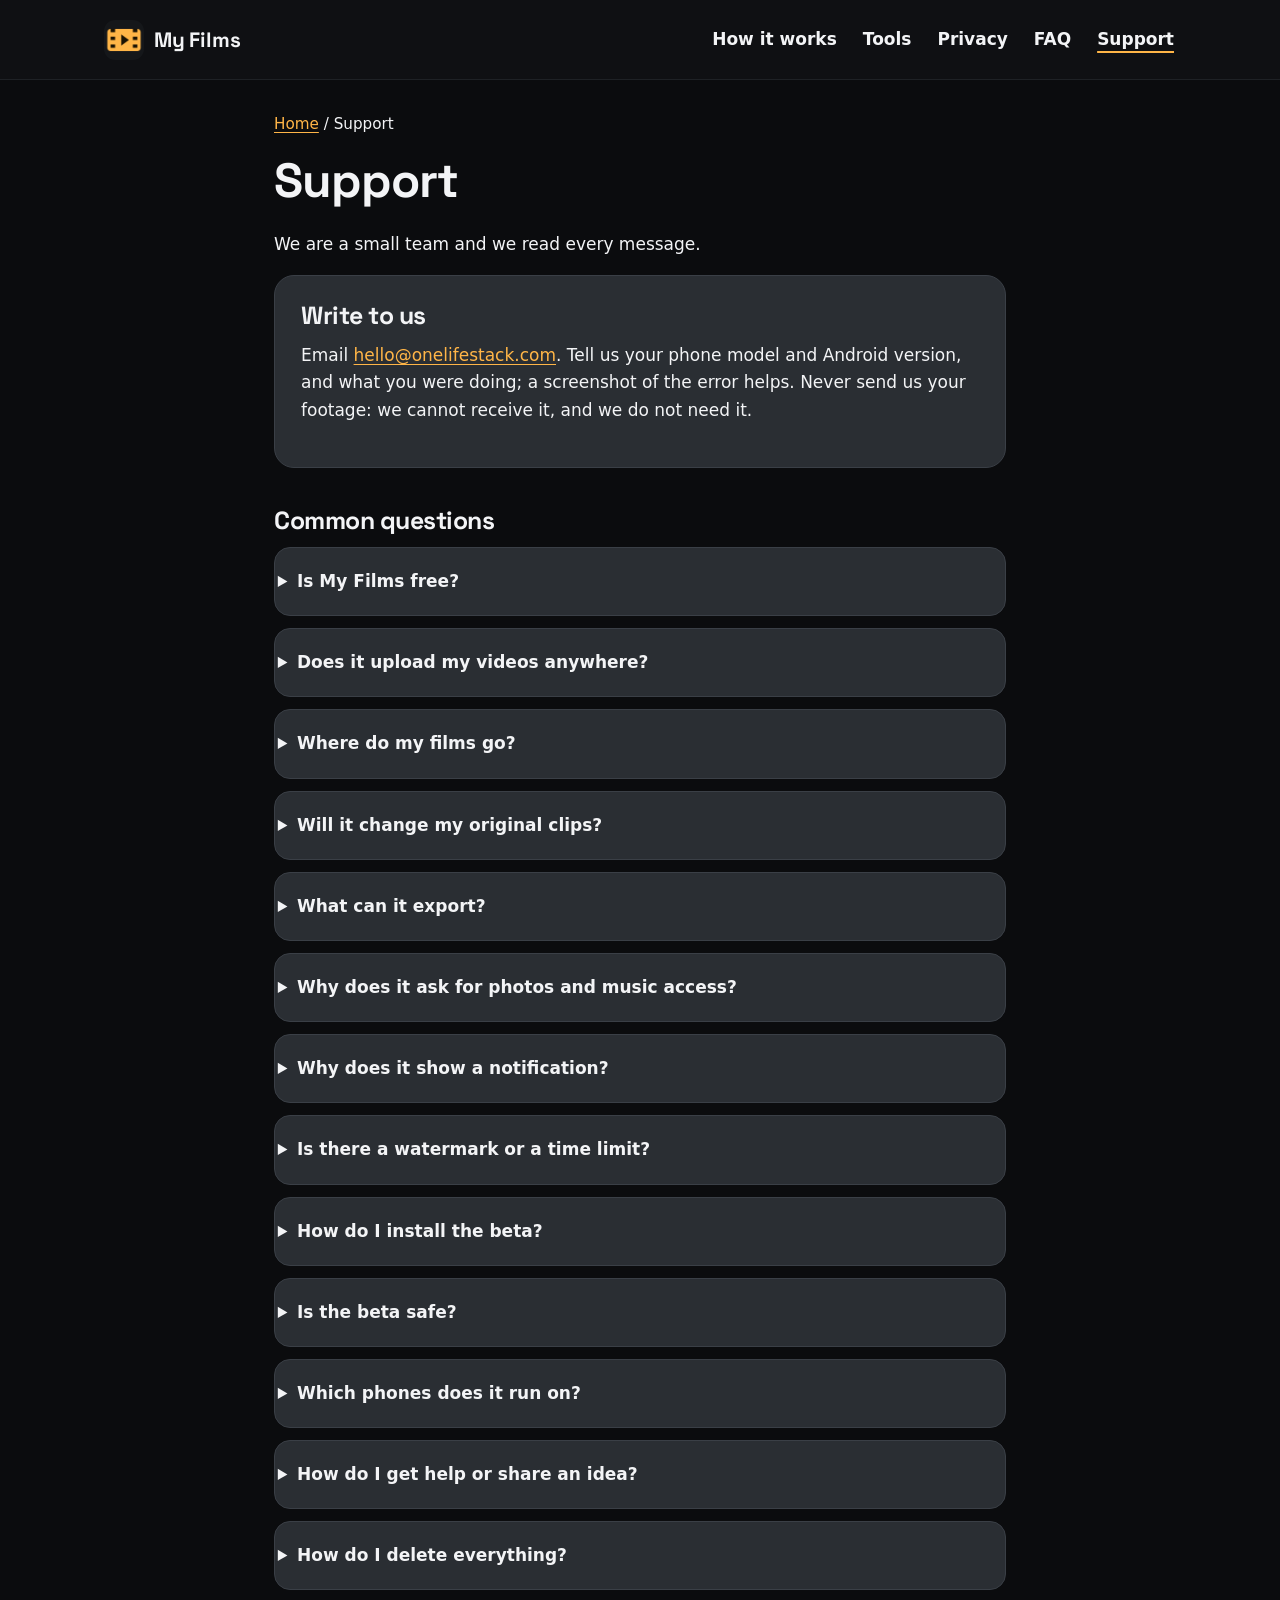
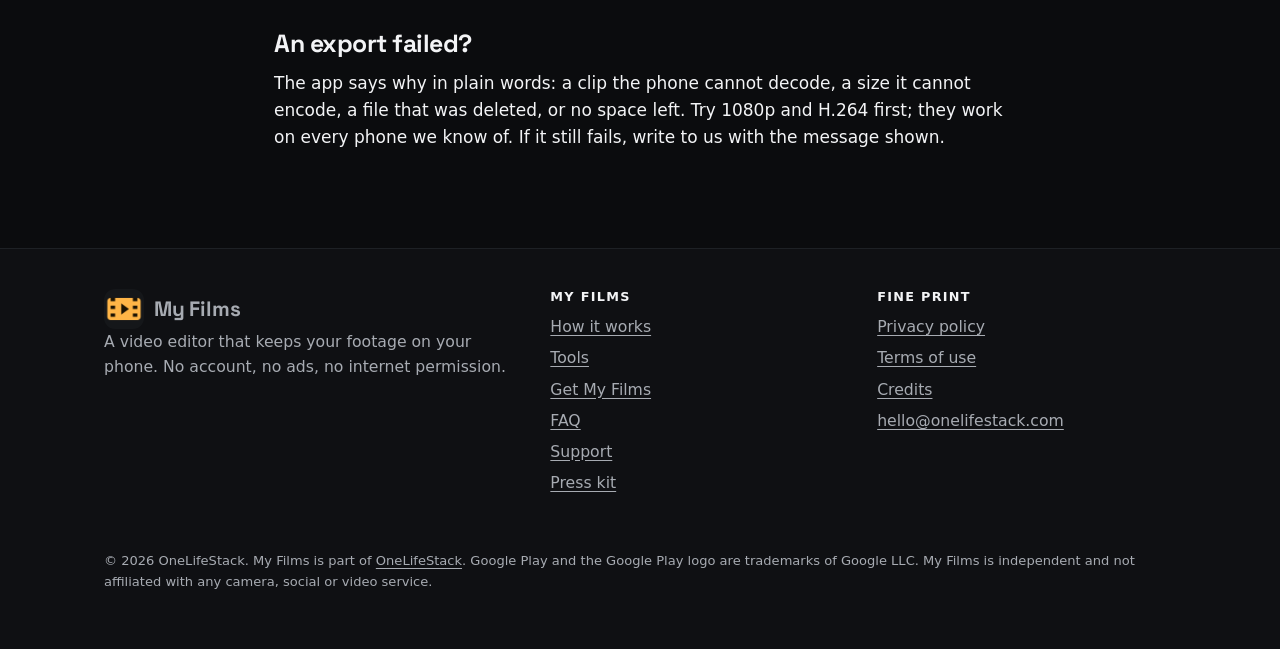
<file: support/index.html>
<!doctype html>
<html lang="en"><head><meta charset="utf-8">
<meta name="viewport" content="width=device-width, initial-scale=1">
<title>Support | My Films</title>
<meta name="description" content="Get help with My Films or send an idea.">
<meta name="color-scheme" content="dark"><meta name="theme-color" content="#0B0C0E">
<meta http-equiv="Content-Security-Policy" content="default-src 'self'; script-src 'self'; img-src 'self' data:; style-src 'self' 'unsafe-inline'; font-src 'self'; base-uri 'self'; form-action 'none'">
<link rel="canonical" href="https://myfilms.onelifestack.com/support/">
<link rel="manifest" href="/site.webmanifest">
<link rel="icon" href="/assets/icon-32.png" sizes="32x32" type="image/png"><link rel="apple-touch-icon" href="/assets/icon-180.png">
<link rel="preload" href="/assets/fonts/space-grotesk.ttf" as="font" type="font/ttf" crossorigin>
<meta property="og:type" content="website"><meta property="og:site_name" content="My Films"><meta property="og:title" content="Support | My Films">
<meta property="og:description" content="Get help with My Films or send an idea."><meta property="og:url" content="https://myfilms.onelifestack.com/support/"><meta property="og:image" content="https://myfilms.onelifestack.com/assets/og.png">
<meta name="twitter:card" content="summary_large_image">
<link rel="stylesheet" href="/assets/site.css">
<script src="/assets/site.js" defer></script>
</head><body>
<a class="skip" href="#main">Skip to content</a>
<header class="site"><div class="wrap"><a class="brand" href="/"><img src="/assets/icon-180.png" width="40" height="40" alt="">My Films</a>
<nav class="main" aria-label="Main"><a href="/#how">How it works</a><a href="/#tools">Tools</a><a href="/#privacy">Privacy</a><a href="/#faq">FAQ</a><a href="/support/" aria-current="page">Support</a></nav></div></header>
<main id="main">
<div class="article"><div class="wrap"><p class="crumbs"><a href="/">Home</a> / Support</p><h1>Support</h1><p>We are a small team and we read every message.</p>
<div class="panel"><h2 style="margin-top:0">Write to us</h2><p>Email <a href="mailto:hello@onelifestack.com">hello@onelifestack.com</a>. Tell us your phone model and Android version, and what you were doing; a screenshot of the error helps. Never send us your footage: we cannot receive it, and we do not need it.</p></div>
<h2>Common questions</h2><details><summary>Is My Films free?</summary><p>Yes. There are no ads, no subscriptions and nothing to buy.</p></details><details><summary>Does it upload my videos anywhere?</summary><p>It cannot. My Films does not ask for the internet permission, so Android will not let it open a connection. Editing and rendering happen on the phone's own chips.</p></details><details><summary>Where do my films go?</summary><p>Exports are saved to Movies › My Films in your gallery. They are ordinary MP4 files you own, and they stay there even if you delete the app.</p></details><details><summary>Will it change my original clips?</summary><p>Never. Every export is a new rendering. Your originals are only read.</p></details><details><summary>What can it export?</summary><p>H.264 or HEVC video with AAC audio, at 720p, 1080p, 2K or 4K, at the source frame rate or 24, 25, 30, 50 or 60 fps. Older or smaller phones may not manage 4K; try 1080p if an export fails.</p></details><details><summary>Why does it ask for photos and music access?</summary><p>To show your gallery and your songs inside the app. Both are optional: the system picker and a file picker work without them, and on Android 14 and newer you can share only the items you choose.</p></details><details><summary>Why does it show a notification?</summary><p>An export keeps running when you leave the app, and Android requires a notification for that. It shows the progress and tells you when the film is ready.</p></details><details><summary>Is there a watermark or a time limit?</summary><p>No watermark, no limit on length. A long 4K export takes a while and the phone may run warm; that is the rendering, not a limit.</p></details><details><summary>How do I install the beta?</summary><p>Open <a href="/#get">the Get My Films section</a> on your phone, tap Download, and open the file when it finishes. Android may ask you to allow installs from your browser or Files app once; say yes, then tap Install. It needs Android 8.0 or newer.</p></details><details><summary>Is the beta safe?</summary><p>It is the same app we will put on Google Play, built by us and signed with a beta key, with the same promises: no account, no ads, no tracking, no internet permission. Check the file with the SHA-256 checksum shown next to the download, and only install it from this site.</p></details><details><summary>Which phones does it run on?</summary><p>Android 8.0 (Oreo) and newer. Hardware video decoding and encoding are used, so what your phone's camera can record, My Films can usually edit.</p></details><details><summary>How do I get help or share an idea?</summary><p>Open Settings › Help in the app, or write to <a href="mailto:hello@onelifestack.com">hello@onelifestack.com</a>.</p></details><details><summary>How do I delete everything?</summary><p>Settings › Erase everything removes every project and the thumbnail cache. Uninstalling removes the rest. Your exported films stay in your gallery; delete them there if you want them gone.</p></details><h2>An export failed?</h2><p>The app says why in plain words: a clip the phone cannot decode, a size it cannot encode, a file that was deleted, or no space left. Try 1080p and H.264 first; they work on every phone we know of. If it still fails, write to us with the message shown.</p></div></div>
</main>
<footer class="site"><div class="wrap">
<div><a class="brand" href="/"><img src="/assets/icon-180.png" width="40" height="40" alt="">My Films</a>
<p>A video editor that keeps your footage on your phone. No account, no ads, no internet permission.</p></div>
<div><h2>My Films</h2><ul><li><a href="/#how">How it works</a></li><li><a href="/#tools">Tools</a></li><li><a href="/#get">Get My Films</a></li><li><a href="/#faq">FAQ</a></li><li><a href="/support/">Support</a></li><li><a href="/press/">Press kit</a></li></ul></div>
<div><h2>Fine print</h2><ul><li><a href="/privacy/">Privacy policy</a></li><li><a href="/terms/">Terms of use</a></li><li><a href="/credits/">Credits</a></li><li><a href="mailto:hello@onelifestack.com">hello@onelifestack.com</a></li></ul></div>
<small>© 2026 OneLifeStack. My Films is part of <a href="https://onelifestack.com">OneLifeStack</a>. Google Play and the Google Play logo are trademarks of Google LLC. My Films is independent and not affiliated with any camera, social or video service.</small>
</div></footer></body></html>
</file>
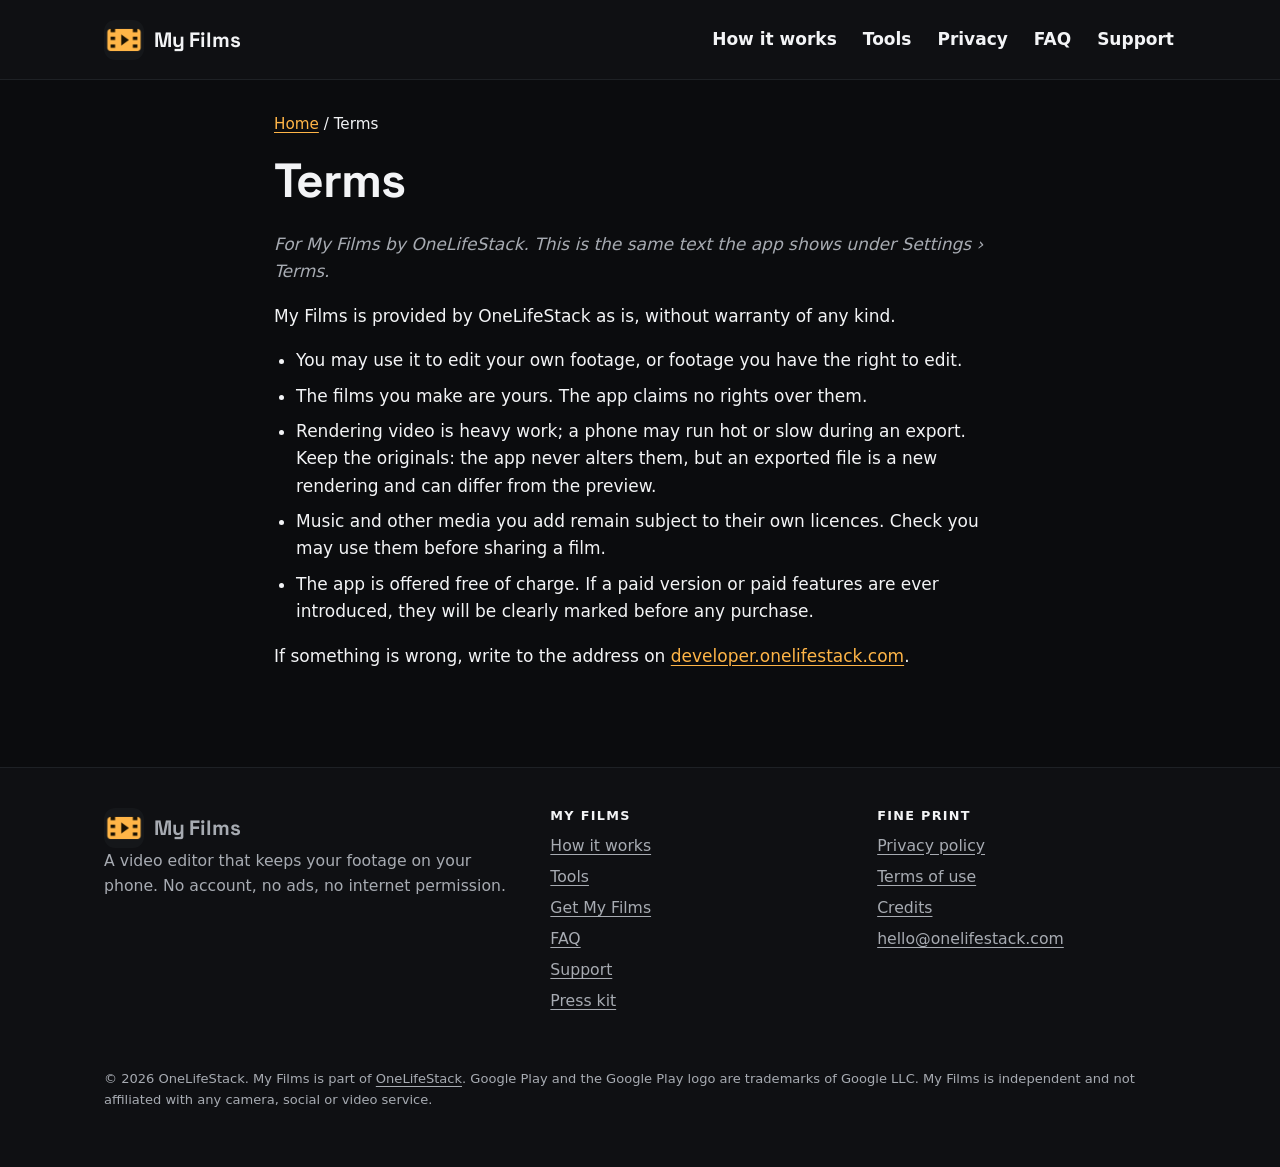
<file: terms/index.html>
<!doctype html>
<html lang="en"><head><meta charset="utf-8">
<meta name="viewport" content="width=device-width, initial-scale=1">
<title>Terms | My Films</title>
<meta name="description" content="The terms for using My Films.">
<meta name="color-scheme" content="dark"><meta name="theme-color" content="#0B0C0E">
<meta http-equiv="Content-Security-Policy" content="default-src 'self'; script-src 'self'; img-src 'self' data:; style-src 'self' 'unsafe-inline'; font-src 'self'; base-uri 'self'; form-action 'none'">
<link rel="canonical" href="https://myfilms.onelifestack.com/terms/">
<link rel="manifest" href="/site.webmanifest">
<link rel="icon" href="/assets/icon-32.png" sizes="32x32" type="image/png"><link rel="apple-touch-icon" href="/assets/icon-180.png">
<link rel="preload" href="/assets/fonts/space-grotesk.ttf" as="font" type="font/ttf" crossorigin>
<meta property="og:type" content="website"><meta property="og:site_name" content="My Films"><meta property="og:title" content="Terms | My Films">
<meta property="og:description" content="The terms for using My Films."><meta property="og:url" content="https://myfilms.onelifestack.com/terms/"><meta property="og:image" content="https://myfilms.onelifestack.com/assets/og.png">
<meta name="twitter:card" content="summary_large_image">
<link rel="stylesheet" href="/assets/site.css">
<script src="/assets/site.js" defer></script>
</head><body>
<a class="skip" href="#main">Skip to content</a>
<header class="site"><div class="wrap"><a class="brand" href="/"><img src="/assets/icon-180.png" width="40" height="40" alt="">My Films</a>
<nav class="main" aria-label="Main"><a href="/#how">How it works</a><a href="/#tools">Tools</a><a href="/#privacy">Privacy</a><a href="/#faq">FAQ</a><a href="/support/">Support</a></nav></div></header>
<main id="main">
<div class="article"><div class="wrap"><p class="crumbs"><a href="/">Home</a> / Terms</p><h1>Terms</h1><p class="updated">For My Films by OneLifeStack. This is the same text the app shows under Settings › Terms.</p><p>My Films is provided by OneLifeStack as is, without warranty of any kind.</p>
<ul><li>You may use it to edit your own footage, or footage you have the right to edit.</li><li>The films you make are yours. The app claims no rights over them.</li><li>Rendering video is heavy work; a phone may run hot or slow during an export. Keep the originals: the app never alters them, but an exported file is a new rendering and can differ from the preview.</li><li>Music and other media you add remain subject to their own licences. Check you may use them before sharing a film.</li><li>The app is offered free of charge. If a paid version or paid features are ever introduced, they will be clearly marked before any purchase.</li></ul>
<p>If something is wrong, write to the address on <a href="https://developer.onelifestack.com">developer.onelifestack.com</a>.</p></div></div>
</main>
<footer class="site"><div class="wrap">
<div><a class="brand" href="/"><img src="/assets/icon-180.png" width="40" height="40" alt="">My Films</a>
<p>A video editor that keeps your footage on your phone. No account, no ads, no internet permission.</p></div>
<div><h2>My Films</h2><ul><li><a href="/#how">How it works</a></li><li><a href="/#tools">Tools</a></li><li><a href="/#get">Get My Films</a></li><li><a href="/#faq">FAQ</a></li><li><a href="/support/">Support</a></li><li><a href="/press/">Press kit</a></li></ul></div>
<div><h2>Fine print</h2><ul><li><a href="/privacy/">Privacy policy</a></li><li><a href="/terms/">Terms of use</a></li><li><a href="/credits/">Credits</a></li><li><a href="mailto:hello@onelifestack.com">hello@onelifestack.com</a></li></ul></div>
<small>© 2026 OneLifeStack. My Films is part of <a href="https://onelifestack.com">OneLifeStack</a>. Google Play and the Google Play logo are trademarks of Google LLC. My Films is independent and not affiliated with any camera, social or video service.</small>
</div></footer></body></html>
</file>
<file: assets/site.css>
/* My Films site. Tokens come from the app (ui/Tokens.kt): one dark look, a darkroom for the footage. */
@font-face { font-family: "Space Grotesk"; font-weight: 300 700; font-display: swap; src: url(/assets/fonts/space-grotesk.ttf) format("truetype"); }

:root {
  color-scheme: dark;
  --bg: #0B0C0E; --surface: #15171A; --raised: #2A2E33; --nav: #0F1013; --divider: #1E2125; --outline: #3A3F46;
  --ink: #F3F4F6; --muted: #A7ABB2; --accent: #FFB547; --on-accent: #1A1203; --link: #FFB547;
  --text-track: #6E56CF; --audio-track: #17705F; --wave: #7FDCC7; --danger: #FF6B5A;
  --shadow: 0 18px 40px rgba(0, 0, 0, .55);
  --radius: 20px; --pill: 999px; --maxw: 1120px;
  --sans: Inter, system-ui, -apple-system, "Segoe UI", Roboto, sans-serif;
  --display: "Space Grotesk", var(--sans);
}

*, *::before, *::after { box-sizing: border-box; }
html { scroll-behavior: smooth; -webkit-text-size-adjust: 100%; background: var(--bg); }
@media (prefers-reduced-motion: reduce) { html { scroll-behavior: auto; } * { animation: none !important; transition: none !important; } }
body { margin: 0; background: var(--bg); color: var(--ink); font: 400 17px/1.6 var(--sans); }
img { max-width: 100%; height: auto; }
h1, h2, h3 { font-family: var(--display); font-weight: 700; line-height: 1.1; margin: 0 0 .5em; letter-spacing: -.02em; }
h1 { font-size: clamp(2.3rem, 6vw, 4rem); }
h2 { font-size: clamp(1.7rem, 4vw, 2.5rem); }
h3 { font-size: 1.25rem; }
p { margin: 0 0 1em; }
a { color: var(--link); text-underline-offset: 3px; }
a:hover { text-decoration-thickness: 2px; }
:focus-visible { outline: 3px solid var(--accent); outline-offset: 3px; border-radius: 6px; }
.skip { position: absolute; left: -999px; top: 8px; background: var(--accent); color: var(--on-accent); padding: 10px 16px; border-radius: var(--pill); z-index: 10; }
.skip:focus { left: 8px; }
.wrap { max-width: var(--maxw); margin: 0 auto; padding: 0 24px; }
.eyebrow { font-weight: 700; font-size: .8rem; letter-spacing: .1em; text-transform: uppercase; color: var(--accent); margin-bottom: .7em; }

/* header */
header.site { padding: 18px 0; background: var(--nav); border-bottom: 1px solid var(--divider); }
header.site .wrap { display: flex; flex-wrap: wrap; align-items: center; gap: 12px 28px; }
.brand { display: flex; align-items: center; gap: 10px; font: 700 1.3rem var(--display); color: var(--ink); text-decoration: none; letter-spacing: -.01em; }
.brand img { width: 40px; height: 40px; border-radius: 11px; }
nav.main { display: flex; flex-wrap: wrap; gap: 6px 22px; margin-left: auto; align-items: center; }
nav.main a { color: var(--ink); font-weight: 600; text-decoration: none; padding: 8px 2px; }
nav.main a:hover, nav.main a[aria-current="page"] { text-decoration: underline; text-decoration-color: var(--accent); text-decoration-thickness: 2px; text-underline-offset: 6px; }

/* buttons */
.btn { display: inline-flex; align-items: center; justify-content: center; gap: 10px; min-height: 54px; padding: 0 26px; border-radius: var(--pill); font: 700 1rem var(--sans); text-decoration: none; border: 2px solid transparent; cursor: pointer; }
.btn.primary { background: var(--accent); color: var(--on-accent); }
.btn.primary:hover { filter: brightness(1.08); }
.btn.ghost { background: transparent; color: var(--ink); border-color: var(--outline); }
.btn.ghost:hover { border-color: var(--ink); }
.btn[aria-disabled="true"] { background: var(--divider); color: var(--muted); cursor: default; }
.cta-row { display: flex; flex-wrap: wrap; gap: 14px; margin: 28px 0 8px; }
.note { font-size: .95rem; color: var(--muted); }

/* hero */
.hero { padding: 48px 0 72px; background: radial-gradient(70% 60% at 80% 20%, rgba(255, 181, 71, .10), transparent 70%); }
.hero .wrap { display: grid; grid-template-columns: 1.1fr .9fr; gap: 48px; align-items: center; }
.hero p.lead { font-size: 1.25rem; color: var(--muted); max-width: 34em; }
.phone { position: relative; width: min(290px, 70vw); border-radius: 40px; background: #000; padding: 9px; box-shadow: var(--shadow); border: 1px solid var(--outline); }
.phone img { display: block; width: 100%; border-radius: 32px; }

/* promise strip */
.promise { background: var(--accent); color: var(--on-accent); padding: 20px 0; }
.promise ul { list-style: none; margin: 0; padding: 0; display: flex; flex-wrap: wrap; justify-content: space-between; gap: 10px 28px; font-weight: 700; }
.promise li::before { content: "✓"; margin-right: 8px; }

/* sections */
section { padding: 72px 0; }
section.tint { background: var(--surface); }
.section-head { max-width: 42em; margin-bottom: 36px; }
.section-head p:not(.eyebrow) { color: var(--muted); font-size: 1.1rem; }
.panel { background: var(--raised); border: 1px solid var(--outline); border-radius: var(--radius); padding: 26px; }
section.tint .panel { background: var(--bg); }
.steps { counter-reset: s; display: grid; gap: 20px; grid-template-columns: repeat(auto-fit, minmax(250px, 1fr)); list-style: none; padding: 0; margin: 0; }
.steps li { counter-increment: s; background: var(--bg); border: 1px solid var(--outline); border-radius: var(--radius); padding: 26px; }
.steps li::before { content: counter(s); display: grid; place-items: center; width: 44px; height: 44px; border-radius: 14px; background: var(--accent); color: var(--on-accent); font: 700 1.3rem var(--display); margin-bottom: 14px; }
.steps h3 { margin-bottom: .3em; }
.steps p { margin: 0; color: var(--muted); }
.tools { display: grid; gap: 18px; grid-template-columns: repeat(auto-fit, minmax(250px, 1fr)); }
.tool { background: var(--surface); border: 1px solid var(--divider); border-radius: var(--radius); padding: 24px; }
.tool-ico { display: grid; place-items: center; width: 48px; height: 48px; border-radius: 14px; background: var(--raised); color: var(--accent); margin-bottom: 14px; }
.tool h3 { font-size: 1.15rem; margin-bottom: .3em; }
.tool p { margin: 0; color: var(--muted); font-size: .98rem; }
.gallery { display: grid; gap: 28px 18px; grid-template-columns: repeat(auto-fit, minmax(150px, 1fr)); }
.gallery figure { margin: 0; }
.gallery .phone { width: 100%; padding: 7px; border-radius: 32px; }
.gallery .phone img { border-radius: 26px; }
.gallery figcaption { margin-top: 12px; font-weight: 600; text-align: center; font-size: .95rem; }
.two { display: grid; gap: 40px; grid-template-columns: 1fr 1fr; align-items: start; }
.keep, .never { list-style: none; padding: 0; margin: 0; }
.keep li, .never li { padding: 8px 0 8px 32px; position: relative; }
.keep li::before { content: "✓"; position: absolute; left: 0; color: var(--accent); font-weight: 700; }
.never li::before { content: "✕"; position: absolute; left: 0; color: var(--muted); font-weight: 700; }
.split { display: grid; gap: 40px; grid-template-columns: 1fr minmax(240px, 300px); align-items: center; }
.split.flip { grid-template-columns: minmax(240px, 300px) 1fr; }
.split .phone { margin: 0 auto; }
.split p:not(.eyebrow) { color: var(--muted); font-size: 1.05rem; }

/* faq */
details { background: var(--raised); border: 1px solid var(--outline); border-radius: 16px; padding: 4px 22px; margin-bottom: 12px; }
section.tint details { background: var(--bg); }
summary { cursor: pointer; font-weight: 700; padding: 16px 0; list-style-position: outside; }
details p { color: var(--muted); }

/* article pages (privacy, terms, ...) */
.article { padding: 32px 0 80px; }
.article .wrap { max-width: 780px; }
.article h1 { font-size: clamp(2rem, 5vw, 3rem); }
.article h2 { font-size: 1.55rem; margin-top: 1.6em; }
.article h3 { font-size: 1.2rem; margin-top: 1.4em; }
.article ul, .article ol { padding-left: 1.3em; }
.article li { margin-bottom: .5em; }
.article p, .article li { overflow-wrap: anywhere; }
.article .updated { color: var(--muted); font-style: italic; }
.crumbs { font-size: .95rem; margin-bottom: 18px; }
.press-grid { display: grid; gap: 20px; grid-template-columns: repeat(auto-fit, minmax(240px, 1fr)); }
.swatches { display: flex; flex-wrap: wrap; gap: 12px; }
.swatch { width: 120px; }
.swatch span { display: block; height: 64px; border-radius: 16px; border: 1px solid var(--outline); margin-bottom: 6px; }
.swatch code { font-size: .85rem; }
code { font-family: ui-monospace, SFMono-Regular, Menlo, Consolas, monospace; }

footer.site { border-top: 1px solid var(--divider); background: var(--nav); padding: 40px 0 56px; color: var(--muted); font-size: .98rem; }
footer.site .wrap { display: grid; gap: 28px; grid-template-columns: 1.4fr 1fr 1fr; }
footer.site h2 { font: 700 .8rem var(--sans); letter-spacing: .1em; text-transform: uppercase; color: var(--ink); margin: 0 0 10px; }
footer.site ul { list-style: none; margin: 0; padding: 0; }
footer.site li { margin-bottom: 6px; }
footer.site a { color: var(--muted); }
footer.site small { display: block; margin-top: 22px; grid-column: 1 / -1; }

@media (max-width: 860px) {
  .hero .wrap, .two, footer.site .wrap, .split, .split.flip { grid-template-columns: 1fr; }
  .split.flip .phone-col { order: 2; }
  nav.main { margin-left: 0; width: 100%; }
  section { padding: 52px 0; }
}

/* ---------- beta ---------- */
.badge { display: inline-block; vertical-align: middle; margin-left: 10px; padding: 3px 10px; border-radius: var(--pill); background: var(--on-accent); color: var(--accent); font: 700 .7rem var(--sans); letter-spacing: .08em; text-transform: uppercase; }
.btn .ico { flex: none; }
.facts { display: grid; grid-template-columns: repeat(2, 1fr); gap: 14px 20px; margin: 26px 0 16px; }
.facts dt { font-weight: 700; font-size: .78rem; text-transform: uppercase; letter-spacing: .06em; color: var(--muted); }
.facts dd { margin: 0; font-weight: 600; }
.hash { display: block; word-break: break-all; background: var(--surface); border: 1px solid var(--divider); padding: 10px 12px; border-radius: 12px; font-size: .85rem; }
ol.install { padding-left: 1.3em; }
ol.install li { margin-bottom: .6em; }

/* ---------- hero art: the phone with floating tool chips ---------- */
.hero-art { position: relative; display: grid; place-items: center; min-height: 540px; }
.plx { translate: 0 calc(var(--py, 0) * 1px); }
.plx.chipwrap { position: absolute; left: -40px; bottom: 60px; z-index: 2; display: grid; gap: 12px; }
.hc { background: var(--raised); border: 1px solid var(--outline); border-radius: 14px; padding: 10px 16px; box-shadow: var(--shadow); font: 600 .95rem var(--sans); color: var(--ink); white-space: nowrap; }
.hc .k { display: block; font-size: .68rem; letter-spacing: .1em; text-transform: uppercase; color: var(--accent); font-weight: 700; }
.hc.b { translate: 28px 0; } .hc.c { translate: 10px 0; }
.paused .float, .hero-art.off .float, .paused .hc, .hero-art.off .hc { animation-play-state: paused; }

/* ---------- how it works, sticky ---------- */
.how-phone { display: none; }
.how-phone .phone { width: min(300px, 100%); margin: 0 auto; }
.shots { position: relative; aspect-ratio: 1080 / 2160; border-radius: 32px; overflow: hidden; }
.shots img { position: absolute; inset: 0; width: 100%; height: 100%; border-radius: 0; opacity: 0; transition: opacity .5s ease; }
.shots img.on { opacity: 1; }
.how.solo { display: block !important; }
@media (min-width: 861px) {
  .js .how { display: grid; grid-template-columns: 1fr 340px; gap: 56px; align-items: start; }
  .js .how .steps { grid-template-columns: 1fr; gap: 24px; }
  .js .how .steps li { min-height: 34vh; display: flex; flex-direction: column; justify-content: center; opacity: .72; transition: opacity .4s ease, transform .4s ease; }
  .js .how .steps li.active { opacity: 1; transform: translateX(8px); border-color: var(--accent); }
  .js .how-phone { display: block; position: sticky; top: 14vh; align-self: start; }
}

/* ---------- motion (only when welcome) ---------- */
@keyframes rise { from { opacity: 0; transform: translateY(18px); } }
@keyframes float { 50% { transform: translateY(-10px); } }
@keyframes bob { 50% { transform: translateY(-6px); } }
@media (prefers-reduced-motion: no-preference) {
  .hero .wrap > div:first-child > * { animation: rise .8s cubic-bezier(.2, .7, .2, 1) both; }
  .hero .wrap > div:first-child > :nth-child(2) { animation-delay: .08s; } .hero .wrap > div:first-child > :nth-child(3) { animation-delay: .16s; }
  .hero .wrap > div:first-child > :nth-child(4) { animation-delay: .24s; } .hero .wrap > div:first-child > :nth-child(5) { animation-delay: .32s; }
  .float { animation: float 7s ease-in-out infinite; }
  .hc { animation: bob 5s ease-in-out infinite; }
  .hc.b { animation-delay: -1.7s; } .hc.c { animation-delay: -3.4s; }
  .motion .reveal { opacity: 0; translate: 0 26px; transition: opacity .7s ease, translate .7s cubic-bezier(.2, .7, .2, 1); transition-delay: calc(var(--i, 0) * 80ms); }
  .motion .reveal.in { opacity: 1; translate: none; }
  .btn { transition: transform .2s ease, filter .2s ease, box-shadow .2s ease, border-color .2s ease; }
  .btn:not([aria-disabled="true"]):hover { transform: translateY(-2px); box-shadow: 0 10px 24px rgba(255, 181, 71, .25); }
  .btn:not([aria-disabled="true"]):active { transform: scale(.97); box-shadow: none; }
  .tool, .panel { transition: transform .25s ease, border-color .25s ease; }
  .tool:hover { transform: translateY(-4px); border-color: var(--outline); }
  .gallery .phone { transition: transform .3s ease; }
  .gallery figure:hover .phone { transform: translateY(-8px); }
  details { transition: border-color .2s ease; } details[open] { border-color: var(--accent); }
  header.site { view-transition-name: site-header; }
  main { view-transition-name: page; }
  ::view-transition-old(page) { animation: vt-out .2s ease both; }
  ::view-transition-new(page) { animation: vt-in .35s ease both; }
  @keyframes vt-out { to { opacity: 0; } }
  @keyframes vt-in { from { opacity: 0; translate: 0 10px; } }
}
@view-transition { navigation: auto; }
@media (prefers-reduced-motion: reduce) {
  ::view-transition-group(*), ::view-transition-old(*), ::view-transition-new(*) { animation: none !important; }
  .shots img, .js .how .steps li { transition: none; }
}
@media (max-width: 860px) { .hero-art { min-height: 480px; } .plx.chipwrap { left: -6px; bottom: 6px; } .facts { grid-template-columns: 1fr 1fr; } }
</file>
